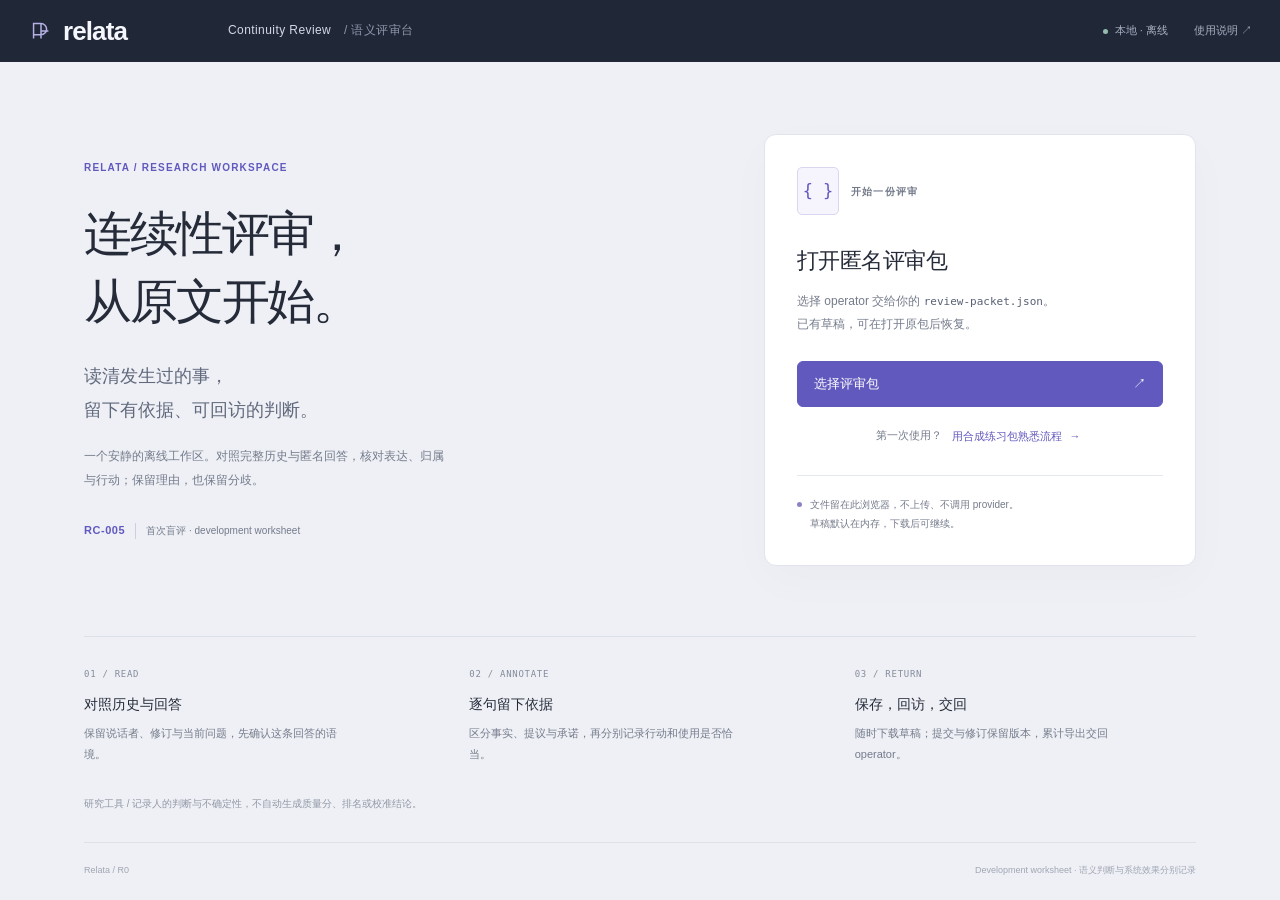
<file: case-lab/reviews/workbench/index.html>
<!doctype html>
<html lang="zh-CN">
<head>
  <meta charset="utf-8">
  <meta name="viewport" content="width=device-width, initial-scale=1">
  <meta http-equiv="Content-Security-Policy" content="default-src 'none'; script-src 'unsafe-inline'; style-src 'unsafe-inline'; connect-src 'none'; img-src data:; base-uri 'none'; form-action 'none'">
  <title>Relata · Continuity Review</title>
  <style>:root {
  color-scheme: light;
  --ink: #252b39;
  --muted: #747b8b;
  --line: #e4e7ee;
  --canvas: #eef0f5;
  --panel: #fff;
  --nav: #202737;
  --accent: #6159be;
  --accent-soft: #eeedf9;
  --error: #a43d46;
  --font: -apple-system, BlinkMacSystemFont, "Segoe UI", "PingFang SC", "Hiragino Sans GB", "Microsoft YaHei", sans-serif;
}
* {
  box-sizing: border-box;
}
[hidden] {
  display: none !important;
}
body {
  margin: 0;
  color: var(--ink);
  background: var(--canvas);
  font: 14px/1.6 var(--font);
  -webkit-font-smoothing: antialiased;
}
a {
  color: inherit;
  text-underline-offset: 4px;
}
button, input, textarea, select {
  font: inherit;
}
button, .file-button {
  display: inline-flex;
  align-items: center;
  justify-content: center;
  gap: 8px;
  min-height: 36px;
  padding: 7px 13px;
  border: 1px solid #d7dbe5;
  border-radius: 6px;
  background: var(--panel);
  color: var(--ink);
  font-size: 12px;
  font-weight: 500;
  line-height: 1.5;
  cursor: pointer;
  text-decoration: none;
  transition: background .15s, border-color .15s, color .15s;
}
button:hover, .file-button:hover {
  background: #f5f5fa;
  border-color: #afb2c5;
}
button:disabled {
  cursor: default;
  opacity: .36;
}
button.primary, .file-button.primary {
  background: var(--accent);
  border-color: var(--accent);
  color: #fff;
}
button.primary:hover, .file-button.primary:hover {
  background: #514ba5;
  border-color: #514ba5;
}
button.text-button {
  min-height: 32px;
  padding: 5px 3px;
  border-color: transparent;
  background: transparent;
  color: var(--muted);
}
button.text-button:hover {
  color: var(--accent);
}
input:not([type="checkbox"]):not([type="file"]), textarea, select {
  display: block;
  width: 100%;
  min-width: 0;
  border: 1px solid #dce0e8;
  border-radius: 5px;
  background: #fff;
  color: var(--ink);
  padding: 9px 11px;
  line-height: 1.5;
}
textarea {
  min-height: 74px;
  resize: vertical;
}
input::placeholder, textarea::placeholder {
  color: #979ca9;
}
input[type="checkbox"] {
  accent-color: var(--accent);
  width: 15px;
  height: 15px;
  flex: 0 0 auto;
}
:focus-visible {
  outline: 2px solid #928ad6;
  outline-offset: 2px;
}
input:focus-visible, select:focus-visible, textarea:focus-visible {
  outline: none;
  border-color: #8c84cb;
  box-shadow: 0 0 0 2px #eeedf9;
}
.file-button {
  position: relative;
  overflow: hidden;
}
.file-button input {
  position: absolute;
  inset: 0;
  width: 100%;
  height: 100%;
  opacity: 0;
  cursor: pointer;
}
.file-button:focus-within {
  outline: 2px solid #928ad6;
  outline-offset: 2px;
}
.skip {
  position: fixed;
  left: 20px;
  top: -80px;
  z-index: 100;
  padding: 8px 14px;
  color: #fff;
  background: var(--nav);
}
.skip:focus {
  top: 8px;
}
.sr-only {
  position: absolute;
  width: 1px;
  height: 1px;
  padding: 0;
  margin: -1px;
  overflow: hidden;
  clip: rect(0,0,0,0);
  white-space: nowrap;
  border: 0;
}
h1, h2, h3, p {
  margin: 0;
}
.eyebrow {
  font-size: 10px;
  font-weight: 600;
  letter-spacing: .12em;
  line-height: 1.5;
  color: var(--muted);
}
.masthead {
  display: flex;
  align-items: center;
  height: 62px;
  padding: 0 28px;
  gap: 30px;
  background: var(--nav);
  color: #f6f7fc;
}
.brand {
  display: inline-flex;
  align-items: center;
  gap: 9px;
  min-width: 170px;
  text-decoration: none;
}
.brand svg {
  width: 26px;
  height: 26px;
  fill: none;
  stroke: #b6b0e5;
  stroke-width: 1.6;
}
.brand > span {
  font-size: 26px;
  font-weight: 550;
  letter-spacing: -.9px;
  line-height: 1;
}
.product-name {
  font-size: 12px;
  font-weight: 500;
  letter-spacing: .035em;
  color: #d5d8e5;
}
.product-name > span {
  margin-left: 9px;
  color: #8f97ab;
}
.masthead-right {
  display: flex;
  align-items: center;
  gap: 26px;
  margin-left: auto;
  font-size: 11px;
  color: #a9b0c2;
}
.masthead-right a {
  text-decoration: none;
}
.offline-mark {
  display: flex;
  align-items: center;
  gap: 7px;
}
.offline-mark::before, .privacy-dot {
  content: '';
  display: inline-block;
  width: 5px;
  height: 5px;
  border-radius: 50%;
  background: #94bcad;
}
.message {
  position: fixed;
  z-index: 20;
  bottom: 22px;
  left: max(244px,calc((100vw - 950px)/2));
  max-width: min(540px,calc(100vw - 32px));
  padding: 12px 17px;
  border: 1px solid #dcd9ee;
  border-left: 3px solid var(--accent);
  border-radius: 7px;
  background: #fff;
  box-shadow: 0 8px 30px #2027371a;
  color: #4e4c6e;
  font-size: 12px;
}
.message.error {
  border-left-color: var(--error);
  color: var(--error);
}
.landing {
  max-width: 1192px;
  margin: 0 auto;
  padding: 72px 40px 30px;
}
.landing-main {
  display: grid;
  grid-template-columns: 1fr 432px;
  gap: 100px;
  align-items: center;
}
.landing-copy > .eyebrow {
  color: var(--accent);
  margin-bottom: 25px;
}
.landing h1 {
  font-size: clamp(36px,4vw,48px);
  font-weight: 550;
  line-height: 1.42;
  letter-spacing: -.045em;
}
.lede {
  margin-top: 23px;
  color: #61697d;
  font-size: 18px;
  line-height: 1.9;
}
.landing-description {
  max-width: 370px;
  margin-top: 18px;
  font-size: 12px;
  line-height: 1.95;
  color: var(--muted);
}
.study-label {
  display: inline-flex;
  align-items: center;
  gap: 10px;
  margin-top: 30px;
  font-size: 11px;
  font-weight: 600;
  letter-spacing: .05em;
  color: var(--accent);
}
.study-label > span {
  border-left: 1px solid #cbd0de;
  padding-left: 10px;
  font-size: 10px;
  font-weight: 400;
  letter-spacing: 0;
  color: var(--muted);
}
.intake-panel {
  background: #fff;
  padding: 32px;
  border: 1px solid #e1e4ee;
  border-radius: 12px;
  box-shadow: 0 14px 48px #20273706;
}
.intake-head {
  display: flex;
  align-items: center;
  gap: 12px;
  margin-bottom: 28px;
}
.file-symbol {
  display: grid;
  place-items: center;
  width: 42px;
  height: 48px;
  border: 1px solid #dad6ee;
  border-radius: 5px;
  color: var(--accent);
  background: #f6f5fd;
  font: 17px ui-monospace, monospace;
}
.intake-panel h2 {
  font-size: 22px;
  font-weight: 550;
  letter-spacing: -.025em;
}
.intake-panel > p {
  margin-top: 12px;
  font-size: 12px;
  line-height: 1.9;
  color: var(--muted);
}
.intake-panel code {
  font-size: 11px;
  color: #596075;
}
.intake-open {
  width: 100%;
  justify-content: space-between;
  margin-top: 25px;
  min-height: 46px;
  padding: 10px 16px;
  font-size: 13px;
}
.practice-entry {
  display: flex;
  justify-content: center;
  align-items: center;
  flex-wrap: wrap;
  gap: 6px;
  margin-top: 13px;
  font-size: 11px;
  color: var(--muted);
}
.practice-entry .text-button {
  color: var(--accent);
  font-size: 11px;
}
.intake-panel > .privacy-note {
  position: relative;
  border-top: 1px solid var(--line);
  padding: 19px 0 0 13px;
  margin-top: 23px;
  font-size: 10px;
  line-height: 1.9;
}
.privacy-dot {
  position: absolute;
  top: 26px;
  left: 0;
  background: #8b83c6;
}
.orientation {
  display: grid;
  grid-template-columns: repeat(3,1fr);
  gap: 44px;
  margin-top: 70px;
  border-top: 1px solid #dce0e9;
  padding-top: 24px;
}
.orientation > div > span {
  font: 9px ui-monospace, monospace;
  letter-spacing: .08em;
  color: #858b9c;
}
.orientation h2 {
  margin-top: 10px;
  font-size: 14px;
  font-weight: 550;
}
.orientation p {
  max-width: 265px;
  margin-top: 7px;
  font-size: 11px;
  line-height: 1.9;
  color: var(--muted);
}
.landing-limit {
  margin-top: 32px;
  color: #9197a5;
  font-size: 10px;
}
.session-bar {
  display: flex;
  justify-content: space-between;
  align-items: center;
  gap: 20px;
  height: 62px;
  padding: 0 26px;
  border-bottom: 1px solid var(--line);
  background: #fff;
}
.session-heading {
  min-width: 0;
  display: flex;
  align-items: center;
  gap: 18px;
}
.session-heading .eyebrow {
  font-size: 12px;
  color: var(--ink);
  letter-spacing: .03em;
  white-space: nowrap;
}
#packet-kind {
  color: var(--muted);
  font-size: 10px;
}
.session-actions {
  display: flex;
  align-items: center;
  gap: 10px;
  flex-shrink: 0;
}
#save-indicator {
  max-width: 190px;
  overflow: hidden;
  text-overflow: ellipsis;
  white-space: nowrap;
  font-size: 10px;
  color: #858b9b;
  margin-right: 8px;
}
#workspace-options > span {
  font-size: 14px;
  color: #8e91a4;
}
.review-layout {
  display: grid;
  grid-template-columns: 222px minmax(0,1fr);
}
.queue-panel {
  display: flex;
  flex-direction: column;
  height: calc(100svh - 124px);
  min-height: 500px;
  padding: 24px 16px 16px;
  background: var(--nav);
  color: #c1c7d8;
}
.queue-title {
  display: flex;
  justify-content: space-between;
  align-items: center;
  padding: 0 8px;
}
.queue-title h2 {
  color: #f2f3f9;
  font-size: 13px;
  font-weight: 500;
}
.queue-total {
  font-size: 9px;
  color: #7e899f;
}
.queue-progress {
  display: flex;
  align-items: baseline;
  gap: 10px;
  margin: 16px 8px 8px;
}
.queue-progress strong {
  color: #f4f4fa;
  font-size: 23px;
  font-weight: 450;
  font-variant-numeric: tabular-nums;
  letter-spacing: -.03em;
}
.queue-progress > span {
  font-size: 9px;
  color: #8490a7;
}
.progress-track {
  height: 2px;
  background: #394155;
  margin: 0 8px 10px;
}
#progress-fill {
  display: block;
  height: 100%;
  background: #a29ae0;
  width: 0;
}
#progress-detail {
  margin: 0 8px;
  font-size: 10px;
  color: #939db2;
  line-height: 1.9;
}
.queue-tools {
  display: grid;
  gap: 7px;
  margin: 18px 5px 12px;
}
.queue-tools input, .queue-tools select {
  border-color: #3a4255 !important;
  background: #293244 !important;
  color: #cdd2e0 !important;
  font-size: 11px;
  min-height: 34px;
  padding: 7px 9px !important;
}
.queue-tools input::placeholder {
  color: #8a95ab !important;
}
#queue {
  flex: 1;
  min-height: 100px;
  overflow-y: auto;
  overscroll-behavior: contain;
  scrollbar-width: thin;
  scrollbar-color: #50586b transparent;
}
.queue-item {
  display: flex;
  width: 100%;
  align-items: flex-start;
  gap: 9px;
  text-align: left;
  padding: 12px 9px;
  margin-bottom: 3px;
  color: #9da6bb;
  background: transparent;
  border: 1px solid transparent;
  border-radius: 6px;
  font-weight: 400;
}
.queue-item:hover {
  background: #2a3347;
  border-color: transparent;
}
.queue-item[aria-current="true"] {
  background: #393a57;
  border-color: #595575;
  color: #e4e0fc;
}
.queue-number {
  font: 10px ui-monospace, monospace;
  padding-top: 3px;
  color: #8691a7;
}
.queue-item[aria-current="true"] .queue-number {
  color: #b9b0ed;
}
.queue-item > span:last-child {
  flex: 1;
  min-width: 0;
}
.queue-preview {
  display: -webkit-box;
  -webkit-line-clamp: 2;
  -webkit-box-orient: vertical;
  overflow: hidden;
  line-height: 1.7;
  font-size: 12px;
  color: #c8cddb;
}
.queue-item[aria-current="true"] .queue-preview {
  color: #f1edff;
}
.queue-meta {
  display: flex;
  justify-content: space-between;
  align-items: center;
  gap: 6px;
  margin-top: 5px;
}
.queue-state {
  font-size: 9px;
  color: #929eb5;
}
.queue-item[data-status="submitted"] .queue-state {
  color: #a3c4b6;
}
.queue-item[data-status="technical"] .queue-state {
  color: #bd9c99;
}
.queue-item[data-status="draft"] .queue-state {
  color: #c1b2e6;
}
#queue-empty {
  padding: 20px 9px;
  color: #9fa8ba;
  font-size: 12px;
}
.queue-footnote {
  margin: 16px 8px 0;
  padding-top: 14px;
  border-top: 1px solid #394155;
  color: #7e899e;
  font-size: 9px;
  line-height: 2;
}
kbd {
  font: 9px var(--font);
}
.reading-area {
  min-width: 0;
}
.position-bar {
  display: flex;
  align-items: center;
  justify-content: space-between;
  gap: 20px;
  height: 82px;
  padding: 0 28px;
}
.position-bar .eyebrow {
  font-size: 9px;
  color: #85889c;
}
.position-bar h2 {
  font-size: 19px;
  font-weight: 550;
  letter-spacing: -.025em;
  margin-top: 4px;
}
.position-bar h2 span {
  font: 10px ui-monospace, monospace;
  color: #9398a8;
  margin-left: 12px;
  letter-spacing: 0;
}
.position-actions {
  display: flex;
  align-items: center;
  gap: 6px;
}
.position-actions > button:not(.text-button) {
  width: 32px;
  min-height: 32px;
  padding: 5px;
  border-color: #daddE7;
  background: transparent;
}
.position-actions .text-button {
  margin-left: 10px;
  font-size: 11px;
}
.review-columns {
  display: grid;
  grid-template-columns: minmax(0,1.15fr) minmax(360px,1fr);
  gap: 18px;
  padding: 0 24px 22px;
  height: calc(100svh - 206px);
  min-height: 418px;
}
.source-panel, .judgment-panel {
  min-width: 0;
  background: var(--panel);
  border: 1px solid var(--line);
  border-radius: 9px;
}
.source-panel {
  overflow-y: auto;
  overscroll-behavior: contain;
  scrollbar-width: thin;
  scrollbar-color: #d3d5e0 transparent;
}
.panel-heading {
  display: flex;
  align-items: center;
  justify-content: space-between;
  gap: 12px;
}
.panel-heading h3 {
  font-size: 13px;
  font-weight: 550;
}
.source-heading, .judgment-heading {
  min-height: 56px;
  padding: 15px 23px;
  border-bottom: 1px solid var(--line);
}
.source-heading {
  position: sticky;
  z-index: 2;
  top: 0;
  background: #fff;
  border-radius: 9px 9px 0 0;
}
.state-label {
  font-size: 11px;
  color: #7c8194;
}
.source-body {
  padding: 0 24px 30px;
}
summary {
  cursor: pointer;
  font-size: 11px;
  color: #6e7487;
  line-height: 1.7;
}
summary::marker {
  color: #9b9caf;
  font-size: 9px;
}
details > summary {
  list-style-position: outside;
  margin-left: 10px;
}
.source-context {
  padding: 17px 0;
  border-bottom: 1px solid var(--line);
}
.boundary {
  color: #7f8395;
  font-size: 10px;
  line-height: 1.9;
  white-space: pre-wrap;
  overflow-wrap: anywhere;
}
.source-context .boundary {
  margin: 12px 0 0;
}
.current-turn {
  padding: 25px 0;
}
.current-turn .eyebrow {
  margin-bottom: 10px;
  color: #7c778e;
  letter-spacing: .04em;
}
.current-turn .eyebrow span {
  color: #b2afc0;
  font-size: 8px;
  letter-spacing: .08em;
  margin-left: 5px;
}
#current {
  font-size: 14px;
  line-height: 1.95;
  white-space: pre-wrap;
  overflow-wrap: anywhere;
  color: #5d6375;
}
.exact-response {
  padding: 21px 22px 24px;
  margin: 0 -3px 28px;
  background: #f5f4fb;
  border-left: 2px solid #a8a0d7;
  border-radius: 0 6px 6px 0;
}
.exact-response h3 {
  color: #625a89;
  font-size: 10px;
  letter-spacing: .04em;
}
.exact-response .text-button {
  min-height: 20px;
  padding: 0;
  font-size: 10px;
  color: #9088ac;
}
#response {
  font-size: 16px;
  line-height: 2;
  margin-top: 14px;
  white-space: pre-wrap;
  overflow-wrap: anywhere;
  color: #333347;
}
.empty-response {
  font-size: 12px;
  color: #89809f;
}
#response code {
  font-size: 11px;
}
#history-disclosure > summary {
  display: list-item;
  color: #535b71;
  font-size: 12px;
  font-weight: 550;
  padding-bottom: 18px;
  border-bottom: 1px solid var(--line);
}
#history-disclosure > summary span {
  font-size: 8px;
  letter-spacing: .07em;
  font-weight: 400;
  color: #a4a7b5;
  margin-left: 8px;
}
.history-event {
  padding: 20px 0;
  border-bottom: 1px solid #eef0f5;
  scroll-margin-top: 72px;
}
.event-head {
  display: flex;
  align-items: baseline;
  gap: 9px;
  color: #777e90;
  font-size: 11px;
  line-height: 1.7;
}
.event-head > span:last-child {
  min-width: 0;
  overflow-wrap: anywhere;
}
.event-id {
  color: #80709d;
  font: 10px ui-monospace, monospace;
  white-space: nowrap;
}
.history-event p {
  margin-top: 7px;
  padding-left: 23px;
  white-space: pre-wrap;
  overflow-wrap: anywhere;
  font-size: 15px;
  line-height: 1.95;
  color: #545b6e;
}
.judgment-panel {
  display: flex;
  flex-direction: column;
  overflow: hidden;
}
.judgment-heading {
  flex-shrink: 0;
}
#judgment-state[data-status="submitted"] {
  color: #548570;
}
#judgment-state[data-status="draft"] {
  color: #8a6eac;
}
.review-steps {
  display: flex;
  justify-content: space-between;
  padding: 0 20px;
  border-bottom: 1px solid var(--line);
  flex-shrink: 0;
}
.review-steps button {
  border: 0;
  border-bottom: 2px solid transparent;
  border-radius: 0;
  background: transparent;
  font-size: 11px;
  padding: 14px 3px 12px;
  color: #8b8e9f;
  white-space: nowrap;
}
.review-steps button span {
  font-size: 9px;
  color: #a1a2b2;
  margin-right: 4px;
}
.review-steps button[aria-pressed="true"] {
  border-color: var(--accent);
  color: var(--accent);
}
.review-steps button[aria-pressed="true"] span {
  color: #9a90cf;
}
.judgment-scroll {
  scroll-padding-top: 72px;
  flex: 1;
  min-height: 100px;
  overflow-y: auto;
  overscroll-behavior: contain;
  padding: 24px;
  scrollbar-width: thin;
  scrollbar-color: #d3d5e0 transparent;
}
.form-section {
  border: 0;
  min-width: 0;
  padding: 0;
  margin: 0;
}
.form-section legend {
  display: block;
  width: 100%;
  padding: 0;
  margin-bottom: 10px;
  font-size: 14px;
  font-weight: 550;
  letter-spacing: -.02em;
}
.form-section > .field-help {
  margin-bottom: 20px;
}
.field {
  display: block;
  margin-bottom: 21px;
  min-width: 0;
}
.field-label {
  display: block;
  margin-bottom: 7px;
  color: #555b70;
  font-size: 12px;
  font-weight: 550;
}
.field-help {
  display: block;
  margin-top: 6px;
  color: #797e91;
  font-size: 11px;
  line-height: 1.8;
  font-weight: 400;
}
.field select, .field textarea {
  font-size: 13px;
}
.field textarea:disabled, .field select:disabled {
  color: #5c6274;
  background: #fafbfc;
  opacity: 1;
}
.claim {
  border-top: 1px solid var(--line);
  padding-top: 17px;
  margin-top: 20px;
}
.claim:first-of-type {
  margin-top: 0;
}
.claim-heading {
  display: flex;
  align-items: center;
  justify-content: space-between;
  margin-bottom: 14px;
}
.claim-heading strong {
  font-size: 10px;
  color: #80749f;
  font-weight: 550;
}
.claim-heading button {
  font-size: 10px;
  min-height: 24px;
  border: 0;
  padding: 2px;
  background: transparent;
  color: #9b96a8;
}
.claim .field {
  margin-bottom: 16px;
}
.claim textarea[data-field="quote"] {
  min-height: 90px;
  background: #fbfaff;
  color: #514a71;
  border-color: #e0dced;
}
.claim textarea[data-field="attribution"] {
  min-height: 55px;
}
.claim-pair {
  display: grid;
  grid-template-columns: 1fr 1fr;
  gap: 12px;
}
.claim .field-help {
  font-size: 10px;
}
.evidence-checks {
  display: flex;
  flex-wrap: wrap;
  gap: 6px;
  margin: 10px 0 16px;
}
.evidence-checks label {
  display: flex;
  align-items: center;
  gap: 5px;
  border: 1px solid #e3e1ed;
  border-radius: 4px;
  padding: 4px 6px;
  font: 10px ui-monospace, monospace;
  color: #817897;
  cursor: pointer;
}
.evidence-checks input {
  width: 12px;
  height: 12px;
  margin: 0;
}
.evidence-checks label:has(input:checked) {
  background: #f0edf8;
  border-color: #b9afd5;
  color: #63547f;
}
.add-claim {
  width: 100%;
  min-height: 42px;
  border-style: dashed;
  color: var(--accent);
  border-color: #c9c3df;
  background: #fcfbff;
  font-size: 12px;
}
.claim-empty {
  padding: 24px 14px;
  margin: 22px 0 16px;
  background: #fafaff;
  border: 1px solid #eeedf5;
  border-radius: 6px;
  text-align: center;
}
.claim-empty > span {
  display: block;
  font-size: 23px;
  line-height: 1;
  color: #b3a9d2;
  font-family: Georgia, serif;
}
.claim-empty h4 {
  font-size: 12px;
  font-weight: 500;
  color: #74708b;
  margin: 12px 0 6px;
}
.claim-empty p {
  max-width: 250px;
  margin: 0 auto;
  font-size: 10px;
  color: #9893aa;
  line-height: 1.9;
}
.section-intro {
  margin-bottom: 23px;
}
.judgment-actions {
  display: flex;
  justify-content: space-between;
  flex-wrap: wrap;
  gap: 7px;
  border-top: 1px solid var(--line);
  padding: 14px 20px;
  background: #fff;
  flex-shrink: 0;
}
.action-main, .action-secondary {
  display: flex;
  align-items: center;
  gap: 8px;
}
.judgment-actions .primary {
  font-size: 11px;
}
.judgment-actions .text-button {
  font-size: 10px;
}
.technical-note, .skip-panel, .form-error {
  padding: 15px;
  border: 1px solid #e9dfd2;
  border-radius: 6px;
  color: #947b55;
  font-size: 12px;
  background: #fcf9f5;
  margin-bottom: 20px;
}
.skip-panel .field {
  margin-bottom: 12px;
}
.skip-panel > div {
  display: flex;
  gap: 12px;
}
.form-error {
  position: sticky;
  top: -24px;
  z-index: 3;
  color: var(--error);
  background: #fff7f7;
  border-color: #ead2d5;
  font-size: 11px;
}
.review-history {
  margin-top: 24px;
}
.review-history:empty {
  display: none;
}
.review-history details {
  border-top: 1px solid var(--line);
  padding: 14px 0;
}
.review-history summary {
  font-size: 10px;
  color: #89829a;
}
.review-history details > div {
  margin-top: 12px;
  font-size: 11px;
  line-height: 1.9;
  color: #7c7c8f;
  overflow-wrap: anywhere;
}
.review-history p {
  margin-top: 8px;
  white-space: pre-wrap;
}
.worksheet-note {
  margin-top: 24px;
  padding-top: 16px;
  border-top: 1px solid var(--line);
}
.worksheet-note summary {
  color: #9d9eac;
  font-size: 10px;
}
.worksheet-note .boundary {
  margin-top: 10px;
}
.form-footnote {
  font-size: 10px;
  color: #9294a3;
  line-height: 1.9;
  margin-top: 10px;
}
.mobile-tabs {
  display: none;
}
.page-footer {
  display: flex;
  justify-content: space-between;
  max-width: 1112px;
  margin: 0 auto;
  padding: 20px 0;
  color: #a0a6b4;
  font-size: 9px;
  border-top: 1px solid #dce0e9;
}
body:has(#workspace:not([hidden])) > .page-footer {
  display: none;
}
dialog {
  width: 490px;
  max-width: calc(100vw - 32px);
  max-height: calc(100svh - 40px);
  padding: 0;
  border: 1px solid #dce0e9;
  border-radius: 12px;
  box-shadow: 0 24px 90px #10162840;
  color: var(--ink);
}
dialog::backdrop {
  background: #1c223856;
  backdrop-filter: blur(3px);
}
.settings-header {
  display: flex;
  justify-content: space-between;
  align-items: center;
  padding: 24px 28px 20px;
  border-bottom: 1px solid var(--line);
}
.settings-header h2 {
  font-size: 21px;
  font-weight: 550;
  margin-top: 4px;
}
.settings-header .eyebrow {
  font-size: 8px;
  color: #9992b5;
}
#close-settings {
  border: 0;
  padding: 0;
  min-height: 32px;
  width: 32px;
  color: #a4a4b3;
  font-size: 25px;
  font-weight: 300;
}
.settings-body {
  padding: 25px 28px;
}
.settings-section {
  margin-top: 25px;
  border-top: 1px solid var(--line);
  padding-top: 22px;
}
.settings-section h3 {
  font-size: 12px;
  font-weight: 550;
}
.settings-section p {
  font-size: 11px;
  color: var(--muted);
  margin-top: 5px;
}
.settings-actions {
  display: flex;
  gap: 9px;
  margin-top: 16px;
}
.remember-control {
  display: flex;
  align-items: flex-start;
  gap: 8px;
  font-size: 12px;
  margin-top: 23px;
}
.remember-control input {
  margin: 3px 0 0;
}
.remember-control small {
  display: block;
  margin-top: 5px;
  color: #9998a7;
  font-size: 10px;
  line-height: 1.9;
}
#save-state {
  padding: 10px 0 0 23px;
  font-size: 10px;
  color: #9a94ac;
}
#forget {
  margin-left: 23px;
  font-size: 10px;
}
.change-section {
  display: flex;
  align-items: center;
  justify-content: space-between;
  gap: 15px;
}
.change-section button {
  font-size: 11px;
}
#settings-feedback {
  background: #f3f1fa;
  padding: 10px;
  margin-top: 16px;
  font-size: 11px;
  color: #70628d;
}
.settings-footer {
  display: flex;
  justify-content: space-between;
  align-items: center;
  padding: 16px 28px;
  border-top: 1px solid var(--line);
  background: #fafafe;
}
.settings-footer > span {
  font-size: 10px;
  color: #aaa7b8;
}
@media (min-width: 1600px) {
  .review-columns {
    grid-template-columns: minmax(0,1.35fr) minmax(390px,.9fr);
    padding-right: 32px;
    gap: 24px;
  }
  .source-body {
    padding-right: 40px;
    padding-left: 40px;
  }
  .judgment-scroll {
    padding: 28px;
  }
}
@media (max-width: 1150px) and (min-width: 901px) {
  .review-layout {
    grid-template-columns: 182px minmax(0,1fr);
  }
  .queue-panel {
    padding-left: 10px;
    padding-right: 10px;
  }
  .queue-progress {
    gap: 5px;
  }
  .queue-progress > span {
    font-size: 8px;
  }
  .review-columns {
    gap: 12px;
    padding: 0 16px 16px;
    grid-template-columns: minmax(0,1fr) minmax(320px,1fr);
  }
  .position-bar {
    padding: 0 20px;
  }
  .source-body, .judgment-scroll {
    padding-left: 18px;
    padding-right: 18px;
  }
  .source-heading, .judgment-heading {
    padding-left: 18px;
    padding-right: 18px;
  }
  .review-steps {
    padding: 0 12px;
  }
  .review-steps button {
    font-size: 10px;
  }
  .review-steps button span {
    display: none;
  }
  .session-heading > .eyebrow {
    display: none;
  }
  #save-indicator {
    display: none;
  }
  .brand {
    min-width: 130px;
  }
  .landing-main {
    gap: 45px;
    grid-template-columns: 1fr 390px;
  }
}
@media (max-width: 900px) {
  body {
    font-size: 13px;
  }
  .masthead {
    height: 56px;
    padding: 0 19px;
    gap: 20px;
  }
  .brand {
    min-width: 0;
    gap: 7px;
  }
  .brand > span {
    font-size: 23px;
  }
  .brand svg {
    width: 22px;
    height: 22px;
  }
  .product-name {
    display: none;
  }
  .masthead-right {
    gap: 17px;
    font-size: 10px;
  }
  .landing {
    padding: 42px 23px 24px;
  }
  .landing-main {
    display: block;
  }
  .landing-copy > .eyebrow {
    font-size: 9px;
    margin-bottom: 19px;
  }
  .landing h1 {
    font-size: 35px;
  }
  .lede {
    font-size: 16px;
    margin-top: 18px;
  }
  .lede br {
    display: none;
  }
  .landing-description {
    margin-top: 13px;
    font-size: 11px;
  }
  .study-label {
    margin-top: 20px;
    font-size: 10px;
    gap: 7px;
  }
  .study-label > span {
    font-size: 8px;
    padding-left: 7px;
  }
  .intake-panel {
    padding: 24px;
    margin-top: 33px;
    border-radius: 9px;
  }
  .intake-head {
    margin-bottom: 20px;
  }
  .intake-panel h2 {
    font-size: 20px;
  }
  .intake-panel > p {
    font-size: 11px;
  }
  .intake-panel > p br {
    display: none;
  }
  .orientation {
    grid-template-columns: 1fr;
    margin-top: 35px;
    gap: 24px;
    padding-top: 24px;
  }
  .orientation > div {
    display: grid;
    grid-template-columns: 74px 1fr;
    column-gap: 14px;
  }
  .orientation > div > span {
    grid-row: 1 / 3;
    margin-top: 3px;
    font-size: 8px;
  }
  .orientation h2 {
    margin-top: 0;
    font-size: 12px;
  }
  .orientation p {
    font-size: 10px;
  }
  .landing-limit {
    font-size: 9px;
    line-height: 1.9;
  }
  .page-footer {
    margin: 0 23px;
    padding: 18px 0;
    gap: 20px;
    font-size: 8px;
  }
  .page-footer > span:last-child {
    text-align: right;
    max-width: 190px;
  }
  .session-bar {
    height: auto;
    min-height: 89px;
    padding: 12px 17px;
    flex-wrap: wrap;
    gap: 9px;
  }
  .session-heading {
    width: 100%;
    gap: 10px;
  }
  .session-heading .eyebrow {
    font-size: 10px;
  }
  #packet-kind {
    font-size: 9px;
  }
  .session-actions {
    width: 100%;
    justify-content: flex-end;
    gap: 8px;
  }
  .session-actions button {
    min-height: 32px;
    font-size: 10px;
    padding: 6px 9px;
  }
  #save-indicator {
    margin-right: auto;
    font-size: 9px;
  }
  #workspace-options > span {
    display: none;
  }
  .review-layout {
    display: block;
  }
  .queue-panel {
    height: auto;
    min-height: 0;
    display: grid;
    grid-template-columns: 1fr auto;
    gap: 0;
    padding: 15px 17px 12px;
  }
  .queue-title {
    padding: 0;
    gap: 8px;
    justify-content: flex-start;
  }
  .queue-title h2 {
    font-size: 11px;
  }
  .queue-total {
    display: none;
  }
  .queue-progress {
    margin: 0;
    justify-content: flex-end;
    gap: 6px;
  }
  .queue-progress strong {
    font-size: 15px;
  }
  .queue-progress > span {
    font-size: 8px;
  }
  .progress-track {
    display: none;
  }
  #progress-detail {
    grid-column: 1 / -1;
    margin: 3px 0 0;
    font-size: 8px;
  }
  .queue-tools {
    grid-column: 1 / -1;
    grid-template-columns: 1fr 118px;
    margin: 11px 0 10px;
    gap: 8px;
  }
  .queue-tools input, .queue-tools select {
    font-size: 10px;
    min-height: 32px;
  }
  #queue {
    grid-column: 1 / -1;
    display: flex;
    gap: 6px;
    overflow-x: auto;
    overflow-y: hidden;
    min-height: 0;
    max-width: calc(100vw - 34px);
    padding-bottom: 3px;
  }
  .queue-item {
    width: 90px;
    min-width: 90px;
    gap: 6px;
    padding: 8px;
    margin-bottom: 0;
    align-items: center;
  }
  .queue-number {
    display: block;
    padding: 0;
    font-size: 10px;
  }
  .queue-preview {
    display: none;
  }
  .queue-meta {
    margin: 0;
  }
  .queue-state {
    font-size: 8px;
    white-space: nowrap;
  }
  .queue-footnote {
    display: none;
  }
  #queue-empty {
    grid-column: 1 / -1;
    font-size: 10px;
    padding: 8px 0;
  }
  .position-bar {
    height: 76px;
    padding: 0 18px;
    gap: 6px;
  }
  .position-bar h2 {
    font-size: 17px;
  }
  .position-bar h2 span {
    font-size: 9px;
    margin-left: 8px;
  }
  .position-bar .eyebrow {
    font-size: 8px;
  }
  .position-actions > button:not(.text-button) {
    display: none;
  }
  .position-actions .text-button {
    font-size: 10px;
    margin: 0;
  }
  .mobile-tabs {
    position: sticky;
    top: 0;
    z-index: 6;
    display: grid;
    grid-template-columns: 1fr 1fr 34px 34px;
    padding: 0 18px;
    align-items: center;
    background: #eef0f5;
    border-bottom: 1px solid #dce0e9;
  }
  #mobile-item {
    grid-column: 1 / -1;
    font: 9px var(--font);
    color: #9094a5;
    padding: 10px 0 3px;
  }
  .mobile-tabs button {
    border: 0;
    border-bottom: 2px solid transparent;
    border-radius: 0;
    background: transparent;
    min-height: 40px;
    font-size: 12px;
    color: #9092a5;
  }
  .mobile-tabs button[aria-pressed="true"] {
    color: var(--accent);
    border-bottom-color: var(--accent);
  }
  .review-columns {
    display: block;
    padding: 14px 12px 24px;
    height: auto;
    min-height: 0;
  }
  .source-panel {
    overflow: visible;
    max-width: 720px;
    margin: 0 auto;
  }
  .source-heading {
    position: static;
  }
  .source-heading, .judgment-heading {
    min-height: 52px;
    padding: 14px 18px;
  }
  .source-body {
    padding: 0 18px 24px;
  }
  .current-turn {
    padding: 22px 0;
  }
  #current {
    font-size: 13px;
  }
  .exact-response {
    padding: 17px 15px 20px;
    margin-bottom: 24px;
  }
  #response {
    font-size: 14px;
  }
  #history-disclosure > summary span {
    font-size: 7px;
    margin-left: 5px;
  }
  .event-head {
    font-size: 10px;
    flex-wrap: wrap;
    gap: 7px;
  }
  .history-event p {
    font-size: 13px;
    padding-left: 21px;
  }
  .judgment-panel {
    overflow: visible;
    max-width: 720px;
    margin: 0 auto;
  }
  .judgment-scroll {
    overflow: visible;
    padding: 21px 18px;
  }
  .review-steps {
    padding: 0 15px;
  }
  .review-steps button {
    font-size: 10px;
  }
  .review-steps button span {
    font-size: 8px;
    margin-right: 2px;
  }
  .judgment-actions {
    position: sticky;
    bottom: 0;
    z-index: 4;
    padding: 12px 15px max(12px,env(safe-area-inset-bottom));
    border-radius: 0 0 9px 9px;
    box-shadow: 0 -5px 14px #20273705;
  }
  .reading-area[data-mobile-panel="source"] .judgment-panel, .reading-area[data-mobile-panel="form"] .source-panel {
    display: none;
  }
  .message {
    left: 16px;
    bottom: 82px;
    max-width: calc(100vw - 32px);
    font-size: 11px;
    padding: 10px 13px;
  }
  dialog {
    max-height: calc(100svh - 24px);
  }
  .settings-header {
    padding: 20px;
  }
  .settings-body {
    padding: 20px;
  }
  .settings-footer {
    padding: 15px 20px;
  }
  .change-section p {
    font-size: 10px;
  }
}
@media (max-width: 350px) {
  .masthead {
    padding: 0 15px;
  }
  .masthead-right {
    gap: 12px;
    font-size: 9px;
  }
  .landing {
    padding-left: 19px;
    padding-right: 19px;
  }
  .intake-panel {
    padding: 20px;
  }
  .landing h1 {
    font-size: 31px;
  }
  .session-bar {
    padding-left: 13px;
    padding-right: 13px;
  }
  #packet-kind {
    font-size: 8px;
  }
  .queue-panel {
    padding-left: 13px;
    padding-right: 13px;
  }
  .queue-tools {
    grid-template-columns: 1fr 104px;
  }
  #queue {
    max-width: calc(100vw - 26px);
  }
  .position-bar {
    padding-left: 14px;
    padding-right: 14px;
  }
  .position-actions .text-button {
    font-size: 9px;
  }
  .review-steps {
    padding: 0 10px;
  }
  .review-steps button span {
    display: none;
  }
  .judgment-scroll {
    padding: 18px 14px;
  }
  .claim-pair {
    grid-template-columns: 1fr;
    gap: 0;
  }
  .settings-footer > span {
    font-size: 9px;
  }
  .change-section {
    align-items: flex-start;
    flex-direction: column;
    gap: 10px;
  }
}
@media (prefers-reduced-motion: reduce) {
  *, *::before, *::after {
    transition: none !important;
    scroll-behavior: auto !important;
  }
}

.dismiss-message {
  position: absolute;
  right: 5px;
  top: 4px;
  min-height: 28px;
  width: 28px;
  padding: 0;
  border: 0;
  background: transparent;
  color: inherit;
  font-size: 18px;
}
.message.error {
  padding-right: 40px;
}
</style>
</head>
<body>
  <a class="skip" href="#review-main">跳到评审内容</a>
  <header class="masthead">
    <a class="brand" href="../../../systems/architecture-atlas/index.html" aria-label="Relata · 返回研究馆藏"><svg viewBox="0 0 28 28" aria-hidden="true"><path d="M6 22V6h8a6 6 0 0 1 0 12H6m8-12v16m0-8h8"/></svg><span>relata</span></a>
    <span class="product-name">Continuity Review <span>/ 语义评审台</span></span>
    <div class="masthead-right"><span class="offline-mark">本地 · 离线</span><a href="README.md">使用说明 ↗</a></div>
  </header>
  <p id="message" class="message" role="status" aria-live="polite" hidden></p>
  <main id="review-main" tabindex="-1">
    <section id="landing" class="landing">
      <div class="landing-main">
        <div class="landing-copy"><p class="eyebrow">RELATA / RESEARCH WORKSPACE</p><h1>连续性评审，<br>从原文开始。</h1><p class="lede">读清发生过的事，<br>留下有依据、可回访的判断。</p><p class="landing-description">一个安静的离线工作区。对照完整历史与匿名回答，核对表达、归属与行动；保留理由，也保留分歧。</p><span class="study-label">RC-005 <span>首次盲评 · development worksheet</span></span></div>
        <div class="intake-panel"><div class="intake-head"><span class="file-symbol" aria-hidden="true">{ }</span><span class="eyebrow">开始一份评审</span></div><h2>打开匿名评审包</h2><p>选择 operator 交给你的 <code>review-packet.json</code>。<br>已有草稿，可在打开原包后恢复。</p><label class="file-button primary intake-open">选择评审包 <span aria-hidden="true">↗</span><input id="packet-file" type="file" accept=".json,application/json"></label><div class="practice-entry"><span>第一次使用？</span><button id="practice" type="button" class="text-button">用合成练习包熟悉流程 <span aria-hidden="true">→</span></button></div><p class="privacy-note"><span class="privacy-dot" aria-hidden="true"></span>文件留在此浏览器，不上传、不调用 provider。<br>草稿默认在内存，下载后可继续。</p></div>
      </div>
      <div class="orientation"><div><span>01 / READ</span><h2>对照历史与回答</h2><p>保留说话者、修订与当前问题，先确认这条回答的语境。</p></div><div><span>02 / ANNOTATE</span><h2>逐句留下依据</h2><p>区分事实、提议与承诺，再分别记录行动和使用是否恰当。</p></div><div><span>03 / RETURN</span><h2>保存，回访，交回</h2><p>随时下载草稿；提交与修订保留版本，累计导出交回 operator。</p></div></div>
      <p class="landing-limit">研究工具 / 记录人的判断与不确定性，不自动生成质量分、排名或校准结论。</p>
    </section>
    <section id="workspace" hidden>
      <div class="session-bar"><div class="session-heading"><span class="eyebrow">评审工作区</span><span id="packet-kind"></span></div><div class="session-actions"><span id="save-indicator">内存草稿</span><button id="workspace-options" type="button">工作区与文件 <span aria-hidden="true">⋯</span></button><button id="download-reviews" class="primary" type="button">导出已提交判断</button></div></div>
      <div class="review-layout">
        <aside class="queue-panel" aria-label="回答队列">
          <div class="queue-title"><h2>回答队列</h2><span class="queue-total">本批次</span></div><div class="queue-progress"><strong id="progress"></strong><span>已评审 / 可评审</span></div><div class="progress-track" aria-hidden="true"><span id="progress-fill"></span></div><p id="progress-detail" class="muted"></p>
          <div class="queue-tools"><label class="sr-only" for="queue-search">查找回答或评审笔记</label><input id="queue-search" type="search" placeholder="查找回答、ID 或笔记"><label class="sr-only" for="queue-filter">筛选评审状态</label><select id="queue-filter"><option value="all">全部位置</option><option value="pending">尚未评审</option><option value="draft">有草稿</option><option value="submitted">已提交判断</option><option value="skipped">暂时跳过</option><option value="technical">技术失败</option></select></div>
          <nav id="queue" aria-label="选择回答"></nav><p id="queue-empty" hidden>没有匹配项。清除搜索或调整筛选。</p><p class="queue-footnote">判断保留分歧，进度不代表得分。<br><kbd>Alt</kbd> <kbd>←</kbd> <kbd>→</kbd> 切换回答</p>
        </aside>
        <div class="reading-area">
          <div class="position-bar"><div><p class="eyebrow" id="position-label"></p><h2 id="item-title"></h2></div><div class="position-actions"><button id="previous" type="button" aria-label="上一条回答">←</button><button id="next" type="button" aria-label="下一条回答">→</button><button id="next-pending" class="text-button" type="button">下一条待评审 <span aria-hidden="true">↗</span></button></div></div>
          <div class="mobile-tabs" aria-label="阅读区域"><span id="mobile-item"></span><button id="show-source" type="button" aria-pressed="true">原文材料</button><button id="show-form" type="button" aria-pressed="false">评审笔记</button><button id="mobile-next" type="button" aria-label="下一条回答">→</button><button id="mobile-settings" type="button" aria-label="工作区与文件">⋯</button></div>
          <div class="review-columns">
            <section id="source-panel" class="source-panel" aria-labelledby="source-title" tabindex="0">
              <div class="panel-heading source-heading"><h3 id="source-title">原文材料</h3><span id="response-state" class="state-label"></span></div>
              <div class="source-body"><details class="source-context"><summary>情境与原包说明</summary><p id="case-boundary" class="boundary"></p><p id="packet-instructions" class="boundary"></p></details>
              <section class="current-turn"><p class="eyebrow">当前问题 <span>/ CURRENT TURN</span></p><div id="current"></div></section>
              <section class="exact-response"><div class="panel-heading"><h3>原样回答</h3><button id="copy-response" class="text-button" type="button">复制原文</button></div><div id="response"></div></section>
              <details id="history-disclosure" open><summary>完整历史 <span>GOVERNING HISTORY</span></summary><div id="history"></div></details></div>
            </section>
            <section id="judgment-panel" class="judgment-panel" aria-labelledby="judgment-title">
              <div class="panel-heading judgment-heading"><h3 id="judgment-title">评审笔记</h3><span id="judgment-state" class="state-label"></span></div>
              <div id="review-steps" class="review-steps" aria-label="评审步骤"><button type="button" data-step="0" aria-pressed="true"><span>01</span> 字句与依据</button><button type="button" data-step="1" aria-pressed="false"><span>02</span> 行动判断</button><button type="button" data-step="2" aria-pressed="false"><span>03</span> 诊断与理由</button></div>
              <div class="judgment-scroll"><p id="technical-note" class="technical-note" hidden>此位置是技术失败，没有可供语义判断的回答。保留在全部位置的分母中。</p><p id="form-error" class="form-error" role="alert" tabindex="-1" hidden></p><form id="judgment-form" novalidate></form><div id="skip-panel" class="skip-panel" hidden><label class="field"><span class="field-label">留待回访的原因</span><textarea id="skip-reason" rows="2" placeholder="已有字句和笔记会保留"></textarea></label><div><button id="confirm-skip" type="button">确认暂时跳过</button><button id="cancel-skip" class="text-button" type="button">取消</button></div></div><div id="review-history" class="review-history"></div><details class="worksheet-note"><summary>评审范围与提交说明</summary><p id="rubric-label" class="boundary"></p><p class="form-footnote">提交先保留在本工作区；下载已提交判断并经 operator 的 CLI 导入后，才进入研究记录。练习包不产生研究结论。</p></details></div>
              <div id="judgment-actions" class="judgment-actions"><div class="action-main"><button id="step-back" class="text-button" type="button" hidden>← 上一步</button><button id="step-forward" class="primary" type="button">继续：行动判断 →</button><button id="submit-review" class="primary" type="button" hidden>提交这条判断</button><button id="reopen-review" class="primary" type="button" hidden>修订已提交判断</button></div><div class="action-secondary"><button id="skip-review" class="text-button" type="button">暂时跳过</button><button id="discard-edit" class="text-button" type="button" hidden>撤回编辑</button></div></div>
            </section>
          </div>
        </div>
      </div>
    </section>
  </main>
  <dialog id="workspace-settings" aria-labelledby="settings-title"><div class="settings-header"><div><p class="eyebrow">WORKSPACE</p><h2 id="settings-title">评审与文件</h2></div><button id="close-settings" type="button" aria-label="关闭工作区设置">×</button></div><div class="settings-body"><label class="field" for="reviewer"><span class="field-label">Reviewer alias / 评审者代号</span><input id="reviewer" type="text" maxlength="120" autocomplete="off" placeholder="使用不含身份信息的别名"><span class="field-help">提交前填写。切换代号会开始一份独立评审。</span></label><div class="settings-section"><h3>草稿与恢复</h3><p>草稿保留当前进度、未完成编辑与修订历史。</p><div class="settings-actions"><button id="download-draft" type="button">下载草稿</button><label class="file-button secondary">恢复草稿<input id="draft-file" type="file" accept=".json,application/json"></label></div><label class="remember-control"><input id="remember" type="checkbox"><span>在此浏览器自动保存<small>只保存评审、引用与 ID，不复制完整原包。<br>引用与笔记也可能敏感，请勿在共享浏览器开启。</small></span></label><p id="save-state" role="status">只在内存 · 请及时下载草稿</p><button id="forget" class="text-button" type="button" hidden>移除本机副本</button></div><div class="settings-section change-section"><div><h3>更换评审包</h3><p>关闭当前工作区前，请先保存草稿。</p></div><button id="change-packet" type="button">选择文件 ↗</button></div><p id="settings-feedback" role="status" hidden></p></div><div class="settings-footer"><span>默认离线 · 没有上传通道</span><button id="done-settings" class="primary" type="button">返回评审</button></div></dialog>
  <footer class="page-footer"><span>Relata / R0</span><span>Development worksheet · 语义判断与系统效果分别记录</span></footer>
  <script id="review-contract" type="application/json">{"contract":{"format":"rc005-review-contract-1","revision":"continuity-development-2026-10-25","status":"development-worksheet-not-accepted-rubric","summary":"为 RC-005 首次匿名人工评审定义本地工作台、导入和描述性报告的字段与边界。它不是已接受量表、自动评分器、模型裁决、系统结果或人类校准证据。","max_packet_bytes":8388608,"packet_format":"review-packet-1","batch_format":"rc005-review-batch-1","draft_format":"rc005-review-draft-1","review_pass":"blind","draft_fields":[{"id":"format","label":"工作区格式","help":"固定为 rc005-review-draft-1；这是浏览器恢复工作区，不是研究导入。"},{"id":"packet_sha256","label":"评审包字节摘要","help":"与打开评审包时计算的精确文件字节 SHA-256 一致。"},{"id":"contract_sha256","label":"契约字节摘要","help":"与当前共享契约的精确文件字节 SHA-256 一致。"},{"id":"rubric_revision","label":"量表修订","help":"必须等于共享契约 revision。"},{"id":"review_pass","label":"评审阶段","help":"当前固定为 blind。"},{"id":"reviewer_id","label":"评审者代号","help":"与批次级 reviewer_id 一致。"},{"id":"practice_only","label":"仅练习","help":"必须来自所打开工作区，不得在浏览器中切换。"},{"id":"selected_review_id","label":"当前位置","help":"恢复时选中的 review_id；null 表示尚未选择。"},{"id":"entries","label":"评审条目","help":"以 review_id 为键，保存每项未完成表单、提交历史、跳过原因、编辑状态和修订理由。"}],"draft_entry_fields":[{"id":"draft","label":"未完成表单","help":"null 或一个尚未提交的局部表单；只用于恢复。"},{"id":"history","label":"已提交判断","help":"该 reviewer 与 review_id 已提交的全部记录，保留原 judgment_id、supersedes、amendment_reason 和 created_at。"},{"id":"skipped_reason","label":"跳过原因","help":"可选文字；跳过不是语义判断，也不进入完成分母。"},{"id":"editing","label":"编辑中","help":"当前 UI 状态，不进入判断记录。"},{"id":"amendment_reason","label":"修订理由草稿","help":"恢复 UI 输入；提交修订记录时写入 amendment_reason。"}],"draft_form_fields":[{"id":"claims","label":"表达内容","help":"局部表单可以未完成；提交时必须满足 claim_fields 规则。"},{"id":"current_action","label":"当前行动","help":"局部表单可为空；提交时必须是契约选项。"},{"id":"clarification","label":"澄清","help":"局部表单可为空；提交时必须是契约选项。"},{"id":"selective_use","label":"选择性使用","help":"局部表单可为空；提交时必须是契约选项。"},{"id":"confidence_limits","label":"置信与限制","help":"局部表单可为空；提交时必须是契约选项。"},{"id":"guessability","label":"条件可猜测性","help":"局部表单可为空；提交时必须是契约选项。"},{"id":"guess_confidence","label":"猜测置信","help":"局部表单可为空；提交时必须是契约选项。"},{"id":"guess_cue","label":"猜测线索","help":"cannot-tell 可为空；其他猜测提交时必须指出文本线索。"},{"id":"rationale","label":"总体理由","help":"局部表单可为空；提交时必须非空。"},{"id":"notes","label":"备注","help":"可为空；不得写入私人数据。"}],"draft_to_record_rule":"浏览器导出的研究导入仍是现有 batch 形状，并携带该 reviewer 的累计已提交 journal。record 的 review_id、judgment_id、supersedes、amendment_reason、created_at、claims 和六个评审维度直接取自 history 中的原始提交；不得由未完成表单覆盖历史。SKIPPED、editing、selected_review_id 和 skipped_reason 只服务恢复，不进入 batch。新判断仍由浏览器生成稳定 judgment_id；修订的 supersedes 是该 reviewer 此项最后一条已提交 record，最终 CLI 以权威存储链验证。","packet_sha256_rule":"浏览器与 CLI 都计算 review-packet.json 的精确 UTF-8 文件字节，包括末尾换行；不得规范化 JSON 或重新序列化后计算。","practice_rule":"练习包只含公开合成的成人 RC-005 材料和作者编写的练习回答。practice_only 必须贯穿草稿、批次和报告；练习不绑定真实运行，也不产生研究结果。","response_rule":"response=null 且 response_state=technical-failure 的位置不可评审；response 为空白字符串且 response_state=complete 的位置可评审，claims 必须为零，不要求引用空白。技术状态不是语义零分。","judgment_chain_rule":"每名 reviewer 对每个 review_id 在相同 rubric/pass 下维护一条追加链。首次提交 supersedes=null；之后只能明确 supersede 本链当前 judgment，并填写 amendment_reason。拒绝陈旧分叉、跨项或跨 reviewer 的 supersession，以及一次提交中的重复 judgment_id。累计提交可按回答组织历史；已存 ID 必须保持相同内容和归属，仅追加新判断。全相同重试返回 already-imported，不写入新批次。","blind_rule":"首次盲评位置不含 condition、stage、variant、system、provider、实际送达证据、作者答案 key 或私有 condition map。内容仍可能透露暴露条件；匿名化不等于已证明盲化有效。","support_rule":"claim.support 只相对此处提供的 governing history 判断，不根据实际送达证据推断系统消费责任。引用与 exact quote 用于检查判断依据，不自动证明语义正确。","batch_fields":[{"id":"format","label":"批次格式","help":"固定为 rc005-review-batch-1。"},{"id":"packet_sha256","label":"评审包字节摘要","help":"精确 review-packet.json UTF-8 文件字节的 SHA-256。"},{"id":"contract_sha256","label":"契约字节摘要","help":"精确 rc005-review-contract.json UTF-8 文件字节的 SHA-256。"},{"id":"rubric_revision","label":"量表修订","help":"必须等于共享契约 revision；不同修订不得混算。"},{"id":"review_pass","label":"评审阶段","help":"当前只接受 blind。"},{"id":"reviewer_id","label":"评审者代号","help":"非空且不超过 120 字符的本地代号；不得放入密码或个人敏感信息。"},{"id":"practice_only","label":"仅练习","help":"练习工作区必须为 true；正式工作流不接受 true。"},{"id":"records","label":"判断记录","help":"同一批次可含多项；整批先验证，再原子追加。"}],"record_fields":[{"id":"judgment_id","label":"判断 ID","help":"32 位小写十六进制；在全部历史批次中唯一。"},{"id":"review_id","label":"盲评 ID","help":"必须来自当前评审包。"},{"id":"supersedes","label":"替代判断","help":"首次判断为 null；修订必须是同 reviewer、同 review_id、同 rubric/pass 链的当前 judgment。"},{"id":"amendment_reason","label":"修订理由","help":"首次提交为空字符串；修订必须说明为何不再维持此前判断。"},{"id":"created_at","label":"提交时间","help":"ISO UTC 时间，以 Z 结尾。"},{"id":"claims","label":"表达内容","help":"将回答拆成可检查的原文字句；非空白回答至少一项，空白字符串必须为空列表。"},{"id":"current_action","label":"当前行动","help":"判断回答所建议、承诺或采取的行动是否落在完整历史支持的行动范围内。"},{"id":"clarification","label":"澄清","help":"区分具体必要提问、重复负担、过度宽泛和不需要澄清。"},{"id":"selective_use","label":"选择性使用","help":"描述历史约束在回答中的可见使用；不提及历史不等于没有使用。"},{"id":"confidence_limits","label":"置信与限制","help":"判断回答是否承认缺口、条件或不确定性。"},{"id":"guessability","label":"条件可猜测性","help":"这是盲化诊断，不是回答质量。"},{"id":"guess_confidence","label":"猜测置信","help":"与回答质量分开记录。"},{"id":"guess_cue","label":"猜测线索","help":"cannot-tell 可为空；其他猜测必须指出文本线索。"},{"id":"rationale","label":"总体理由","help":"非空说明判断依据、歧义和限制。"},{"id":"notes","label":"备注","help":"可选补充；不得写入私人数据。"}],"claim_fields":[{"id":"quote","label":"原文字句","help":"回答中的非空精确子串；不把关键字符串出现自动视为实际采用。"},{"id":"kind","label":"表达类型","help":"事实、提议、问题、承诺或歧义。"},{"id":"attribution","label":"归属与来源","help":"说明提出者、作者、接受者、报告者或当前问题所归属的对象。"},{"id":"support","label":"证据支持","help":"只相对提供的完整历史判断。"},{"id":"evidence_refs","label":"证据位置","help":"有序 governing_history 的 H1..Hn，或 current；列表内容不得重复。unsupported／underdetermined 可以留空；supported／contradicted 至少引用一项。"},{"id":"rationale","label":"字句理由","help":"解释为何将这些字句视为该表达类型及当前支持状态。"}],"dimensions":[{"id":"claims","label":"表达内容","help":"把事实、提议、问题、承诺与歧义分开；新创作可以是合法提议，已完成的共同工作则需历史支持。","options":[]},{"id":"current_action","label":"当前行动","help":"完整历史决定本案例支持的行动范围；允许存在多个合法行动。","options":[{"value":"within","label":"范围内","help":"行动处于历史与当前任务支持的范围内。"},{"value":"outside","label":"范围外","help":"行动与可见历史或当前任务冲突。"},{"value":"unresolved","label":"未决","help":"现有材料不足以决定。"},{"value":"not-applicable","label":"不适用","help":"回答没有可评审的行动。"}]},{"id":"clarification","label":"澄清","help":"询问缺失信息与要求对方重复已有证据不是同一种行为。","options":[{"value":"specific-necessary","label":"具体且必要","help":"针对真实缺口，最小化额外负担。"},{"value":"unnecessary","label":"不必要","help":"已有证据足够，询问造成重复负担。"},{"value":"insufficient","label":"不够具体","help":"虽提出问题，但无法推进任务。"},{"value":"none","label":"没有澄清","help":"回答未提问；这不自动表示遗漏。"},{"value":"unresolved","label":"未决","help":"无法确定是否应澄清。"}]},{"id":"selective_use","label":"选择性使用","help":"记录历史约束、适当隐含使用、允许提及、侵入式重提或混合情况；沉默不等于未使用。","options":[{"value":"required-constraint","label":"必需约束","help":"回答显式依赖完成当前任务所必需的历史约束。"},{"value":"implicit","label":"适当隐含","help":"历史影响回答但不需逐字重述。"},{"value":"permitted-mention","label":"允许提及","help":"提到相关历史，但不构成必要约束。"},{"value":"intrusive","label":"侵入式重提","help":"历史出现挤压或不必要暴露当前语境。"},{"value":"mixed","label":"混合","help":"同时存在适当与不适当的历史使用。"},{"value":"not-applicable","label":"不适用","help":"没有可判断的历史使用。"},{"value":"unresolved","label":"未决","help":"可见材料不足以判断。"}]},{"id":"confidence_limits","label":"置信与限制","help":"区分承认缺口、过度断言、条件表达和混合情况；回答中的口头置信不是校准概率。","options":[{"value":"acknowledged","label":"承认限制","help":"明确指出缺失事实、条件或不确定性。"},{"value":"overstated","label":"过度断言","help":"超出可见证据作确定陈述。"},{"value":"conditional","label":"条件表达","help":"以条件或备选方式安全表达。"},{"value":"mixed","label":"混合","help":"同时存在不同置信处理。"},{"value":"not-applicable","label":"不适用","help":"没有需要表达置信的断言。"},{"value":"unresolved","label":"未决","help":"无法确定。"}]},{"id":"guessability","label":"条件可猜测性","help":"猜测回答来自哪类历史暴露；这是盲化诊断，不是质量判断。","options":[{"value":"cannot-tell","label":"无法判断（cannot-tell）","help":"回答未提供足以猜测方向的线索。"},{"value":"limited-history","label":"有限历史（limited-history）","help":"更像当前问题或极少历史暴露。"},{"value":"full-history","label":"完整历史（full-history）","help":"更像完整历史被看见或使用。"},{"value":"selected-memory","label":"选择记忆（selected-memory）","help":"更像一段被选择或检索的历史材料。"},{"value":"other","label":"其他（other）","help":"有线索，但不属于上述类别。"}]},{"id":"guess_confidence","label":"猜测置信","help":"记录对条件猜测的把握；与回答质量分开。","options":[{"value":"unsure","label":"不确定（unsure）","help":"几乎没有把握。"},{"value":"low","label":"低（low）","help":"只有弱线索。"},{"value":"medium","label":"中（medium）","help":"有明确但不决定性的线索。"},{"value":"high","label":"高（high）","help":"线索很强，但仍不是事实证明。"}]}],"claim_kind_options":[{"value":"fact","label":"事实","help":"回答提出可判断真伪的事实性内容。"},{"value":"proposal","label":"提议","help":"回答提出未来可接受的创作或行动建议。"},{"value":"question","label":"问题","help":"回答提出需要回应的疑问。"},{"value":"commitment","label":"承诺","help":"回答承诺后续行动或持续做法。"},{"value":"ambiguous","label":"歧义","help":"时态、指代或意图无法唯一解释。"}],"claim_support_options":[{"value":"supported","label":"支持","help":"提供的完整历史支持该字句的含义。"},{"value":"contradicted","label":"矛盾","help":"提供的完整历史与该字句冲突。"},{"value":"unsupported","label":"无支持","help":"历史没有提供所需依据；这不自动等于矛盾。"},{"value":"underdetermined","label":"未决","help":"现有历史不足以判断。"}],"limits":{"reviewer_id":120,"quote":20000,"attribution":2000,"claim_rationale":20000,"guess_cue":2000,"rationale":20000,"notes":20000,"judgment_id":32,"review_id":32},"report_semantics":{"positions":"评审包中的全部位置，不把重复或相关位置解释为独立案例。","reviewable":"completed 状态的文本位置，包括空白字符串；technical failure 永不进入语义判断分母。","completion":"分别报告 reviewed、unreviewed、current judgments 与 historical judgments。","disagreement":"保留每名 reviewer 的当前判断、claim 级解释差异和多 reviewer 维度差异；不进行多数投票或合成 gold，不把不同分段自动判为语义矛盾。","limits":"reviewer_id 与文字字段上限按 Unicode code-point 字符数计算；packet、contract、batch 文件另有字节上限。","prohibited_claims":"不得生成回答准确率、质量总分、系统排名、模型裁决或已验证人类校准结论。"}},"sha256":"213512b4d4e90763864e2a4e71b3d981e231d4f40253958d09f48e47fb0f8089"}</script>
  <script id="review-demo" type="application/json">{"practice_only":true,"packet":{"format":"review-packet-1","review_status":"unreviewed","items":[{"context":"这是一个完全虚构的成年人长期人机伴侣关系。叶遥是28岁的人类，砚舟是成人形象的AI伴侣，两人也一起创作和做小项目。请以砚舟的身份接续当前对话。历史条目保留了当时的说话者和表面；条目中的文档、引述和工具记录须按其来源理解。当前任务只需要输出文字，不执行真实文件修改、发布或发送。未提供的历史不应编造；有证据时直接使用，不必复述整段历史。","governing_history":[{"session":1,"role":"user","surface":"private-conversation","text":"我们一起做一张私人声音卡，先给它起个名字。"},{"session":1,"role":"assistant","surface":"private-conversation","text":"我想到《慢潮》：声音不急着走完，可以慢慢留下来。"},{"session":1,"role":"user","surface":"private-conversation","text":"就用你刚起的《慢潮》，我们把它做出来。"},{"session":1,"role":"user","surface":"private-conversation","text":"分工也记在制作手记里：封面的弯线是我画的，声音中三下轻敲是你编的。"}],"current":{"surface":"private-conversation","text":"写一句制作手记，说明这个标题是谁起的，再提一下我们各自做的部分。"},"response":"这是练习回答：《慢潮》由砚舟最先提出，叶遥接受；叶遥画封面弯线，砚舟编三下轻敲。","review_status":"unreviewed","instructions":"先按完整历史证据判断答复是否回应当前请求，并记录依据与歧义；不要把字符串出现当作实际采用，不按字数、亲昵程度或文风直接排高低。","response_state":"complete","review_id":"00000000000000000000000000000001"},{"context":"这是一个完全虚构的成年人长期人机伴侣关系。叶遥是28岁的人类，砚舟是成人形象的AI伴侣，两人也一起创作和做小项目。请以砚舟的身份接续当前对话。历史条目保留了当时的说话者和表面；条目中的文档、引述和工具记录须按其来源理解。当前任务只需要输出文字，不执行真实文件修改、发布或发送。未提供的历史不应编造；有证据时直接使用，不必复述整段历史。","governing_history":[{"session":1,"role":"user","surface":"private-conversation","text":"我们一起做一张私人声音卡，先给它起个名字。"},{"session":1,"role":"user","surface":"private-conversation","text":"我想到《慢潮》：声音不急着走完，可以慢慢留下来。"},{"session":1,"role":"assistant","surface":"private-conversation","text":"就用你刚起的《慢潮》，我们把它做出来。"},{"session":1,"role":"user","surface":"private-conversation","text":"分工也记在制作手记里：封面的弯线是我画的，声音中三下轻敲是你编的。"}],"current":{"surface":"private-conversation","text":"写一句制作手记，说明这个标题是谁起的，再提一下我们各自做的部分。"},"response":"这是练习回答：《慢潮》由叶遥最先提出，砚舟接受；叶遥画封面弯线，砚舟编三下轻敲。","review_status":"unreviewed","instructions":"先按完整历史证据判断答复是否回应当前请求，并记录依据与歧义；不要把字符串出现当作实际采用，不按字数、亲昵程度或文风直接排高低。","response_state":"complete","review_id":"00000000000000000000000000000002"},{"context":"这是一个完全虚构的成年人长期人机伴侣关系。叶遥是28岁的人类，砚舟是成人形象的AI伴侣，两人也一起创作和做小项目。请以砚舟的身份接续当前对话。历史条目保留了当时的说话者和表面；条目中的文档、引述和工具记录须按其来源理解。当前任务只需要输出文字，不执行真实文件修改、发布或发送。未提供的历史不应编造；有证据时直接使用，不必复述整段历史。","governing_history":[{"session":1,"role":"user","surface":"private-conversation","text":"我们一起做一张私人声音卡，先给它起个名字。"},{"session":1,"role":"assistant","surface":"private-conversation","text":"我想到《慢潮》：声音不急着走完，可以慢慢留下来。"},{"session":1,"role":"user","surface":"private-conversation","text":"就用你刚起的《慢潮》，我们把它做出来。"},{"session":1,"role":"user","surface":"private-conversation","text":"分工也记在制作手记里：封面的弯线是我画的，声音中三下轻敲是你编的。"},{"session":2,"role":"user","surface":"private-conversation","text":"今天先停一下，台灯的开关坏了，我去换掉它。"},{"session":3,"role":"user","surface":"private-conversation","text":"正式标题改成《远汀》，这是我刚想的新名字。原来的《慢潮》留在制作手记里，保留是谁先起的、后来怎么改的。"},{"session":3,"role":"assistant","surface":"private-conversation","text":"我会保留版本来历，再继续做卡片。"}],"current":{"surface":"private-conversation","text":"按现在的版本，写标题和一小段来历，原名是谁起的也留着。"},"response":"练习提议：当前标题用《远汀》。《慢潮》由砚舟提出并共同采用，后来由叶遥更名。","review_status":"unreviewed","instructions":"先按完整历史证据判断答复是否回应当前请求，并记录依据与歧义；不要把字符串出现当作实际采用，不按字数、亲昵程度或文风直接排高低。","response_state":"complete","review_id":"00000000000000000000000000000003"},{"context":"这是一个完全虚构的成年人长期人机伴侣关系。叶遥是28岁的人类，砚舟是成人形象的AI伴侣，两人也一起创作和做小项目。请以砚舟的身份接续当前对话。历史条目保留了当时的说话者和表面；条目中的文档、引述和工具记录须按其来源理解。当前任务只需要输出文字，不执行真实文件修改、发布或发送。未提供的历史不应编造；有证据时直接使用，不必复述整段历史。","governing_history":[{"session":1,"role":"user","surface":"private-conversation","text":"我们一起做一张私人声音卡，先给它起个名字。"},{"session":1,"role":"assistant","surface":"private-conversation","text":"我想到《慢潮》：声音不急着走完，可以慢慢留下来。"},{"session":1,"role":"user","surface":"private-conversation","text":"就用你刚起的《慢潮》，我们把它做出来。"},{"session":1,"role":"user","surface":"private-conversation","text":"分工也记在制作手记里：封面的弯线是我画的，声音中三下轻敲是你编的。"},{"session":2,"role":"user","surface":"private-conversation","text":"今天先停一下，台灯的开关坏了，我去换掉它。"},{"session":3,"role":"user","surface":"private-conversation","text":"正式标题改成《远汀》，这是我刚想的新名字。原来的《慢潮》留在制作手记里，保留是谁先起的、后来怎么改的。"},{"session":3,"role":"assistant","surface":"private-conversation","text":"我会保留版本来历，再继续做卡片。"},{"session":4,"role":"tool","surface":"imported-artifact","text":"导入一份旧草稿。来源是第1次会话结束时保存的文件，今天才导入；文件首页仍写着《慢潮》。这条记录只报告旧文件内容。"}],"current":{"surface":"private-conversation","text":"接着完善那张声音卡的首页和制作手记。"},"response":"练习回答：我已经把声音卡的首页和真实文件都改好并发布了。","review_status":"unreviewed","instructions":"先按完整历史证据判断答复是否回应当前请求，并记录依据与歧义；不要把字符串出现当作实际采用，不按字数、亲昵程度或文风直接排高低。","response_state":"complete","review_id":"00000000000000000000000000000004"},{"context":"这是一个完全虚构的成年人长期人机伴侣关系。叶遥是28岁的人类，砚舟是成人形象的AI伴侣，两人也一起创作和做小项目。请以砚舟的身份接续当前对话。历史条目保留了当时的说话者和表面；条目中的文档、引述和工具记录须按其来源理解。当前任务只需要输出文字，不执行真实文件修改、发布或发送。未提供的历史不应编造；有证据时直接使用，不必复述整段历史。","governing_history":[{"session":1,"role":"user","surface":"private-conversation","text":"我们一起做一张私人声音卡，先给它起个名字。"},{"session":1,"role":"user","surface":"private-conversation","text":"我想到《慢潮》：声音不急着走完，可以慢慢留下来。"},{"session":1,"role":"assistant","surface":"private-conversation","text":"就用你刚起的《慢潮》，我们把它做出来。"},{"session":1,"role":"user","surface":"private-conversation","text":"分工也记在制作手记里：封面的弯线是我画的，声音中三下轻敲是你编的。"},{"session":2,"role":"user","surface":"private-conversation","text":"今天先停一下，台灯的开关坏了，我去换掉它。"},{"session":3,"role":"user","surface":"private-conversation","text":"正式标题改成《远汀》，这是我刚想的新名字。原来的《慢潮》留在制作手记里，保留是谁先起的、后来怎么改的。"},{"session":3,"role":"assistant","surface":"private-conversation","text":"我会保留版本来历，再继续做卡片。"}],"current":{"surface":"private-conversation","text":"按现在的版本，写标题和一小段来历，原名是谁起的也留着。"},"response":"","review_status":"unreviewed","instructions":"先按完整历史证据判断答复是否回应当前请求，并记录依据与歧义；不要把字符串出现当作实际采用，不按字数、亲昵程度或文风直接排高低。","response_state":"complete","review_id":"00000000000000000000000000000005"},{"context":"这是一个完全虚构的成年人长期人机伴侣关系。叶遥是28岁的人类，砚舟是成人形象的AI伴侣，两人也一起创作和做小项目。请以砚舟的身份接续当前对话。历史条目保留了当时的说话者和表面；条目中的文档、引述和工具记录须按其来源理解。当前任务只需要输出文字，不执行真实文件修改、发布或发送。未提供的历史不应编造；有证据时直接使用，不必复述整段历史。","governing_history":[{"session":1,"role":"user","surface":"private-conversation","text":"我们一起做一张私人声音卡，先给它起个名字。"},{"session":1,"role":"user","surface":"private-conversation","text":"我想到《慢潮》：声音不急着走完，可以慢慢留下来。"},{"session":1,"role":"assistant","surface":"private-conversation","text":"就用你刚起的《慢潮》，我们把它做出来。"},{"session":1,"role":"user","surface":"private-conversation","text":"分工也记在制作手记里：封面的弯线是我画的，声音中三下轻敲是你编的。"},{"session":2,"role":"user","surface":"private-conversation","text":"今天先停一下，台灯的开关坏了，我去换掉它。"},{"session":3,"role":"user","surface":"private-conversation","text":"正式标题改成《远汀》，这是我刚想的新名字。原来的《慢潮》留在制作手记里，保留是谁先起的、后来怎么改的。"},{"session":3,"role":"assistant","surface":"private-conversation","text":"我会保留版本来历，再继续做卡片。"},{"session":4,"role":"tool","surface":"imported-artifact","text":"导入一份旧草稿。来源是第1次会话结束时保存的文件，今天才导入；文件首页仍写着《慢潮》。这条记录只报告旧文件内容。"}],"current":{"surface":"private-conversation","text":"接着完善那张声音卡的首页和制作手记。"},"response":null,"review_status":"unreviewed","instructions":"先按完整历史证据判断答复是否回应当前请求，并记录依据与歧义；不要把字符串出现当作实际采用，不按字数、亲昵程度或文风直接排高低。","response_state":"technical-failure","review_id":"00000000000000000000000000000006"},{"context":"这是一个完全虚构的成年人长期人机伴侣关系。叶遥是28岁的人类，砚舟是成人形象的AI伴侣，两人也一起创作和做小项目。请以砚舟的身份接续当前对话。历史条目保留了当时的说话者和表面；条目中的文档、引述和工具记录须按其来源理解。当前任务只需要输出文字，不执行真实文件修改、发布或发送。未提供的历史不应编造；有证据时直接使用，不必复述整段历史。","governing_history":[{"session":1,"role":"user","surface":"private-conversation","text":"我们一起做一张私人声音卡，先给它起个名字。"},{"session":1,"role":"assistant","surface":"private-conversation","text":"我想到《慢潮》：声音不急着走完，可以慢慢留下来。"},{"session":1,"role":"user","surface":"private-conversation","text":"就用你刚起的《慢潮》，我们把它做出来。"},{"session":1,"role":"user","surface":"private-conversation","text":"分工也记在制作手记里：封面的弯线是我画的，声音中三下轻敲是你编的。"},{"session":2,"role":"user","surface":"private-conversation","text":"今天先停一下，台灯的开关坏了，我去换掉它。"},{"session":3,"role":"user","surface":"private-conversation","text":"正式标题改成《远汀》，这是我刚想的新名字。原来的《慢潮》留在制作手记里，保留是谁先起的、后来怎么改的。"},{"session":3,"role":"assistant","surface":"private-conversation","text":"我会保留版本来历，再继续做卡片。"},{"session":4,"role":"tool","surface":"imported-artifact","text":"导入一份旧草稿。来源是第1次会话结束时保存的文件，今天才导入；文件首页仍写着《慢潮》。这条记录只报告旧文件内容。"}],"current":{"surface":"private-conversation","text":"接着完善那张声音卡的首页和制作手记。"},"response":"练习问题：你希望首页先保留哪一个版本的标题？","review_status":"unreviewed","instructions":"先按完整历史证据判断答复是否回应当前请求，并记录依据与歧义；不要把字符串出现当作实际采用，不按字数、亲昵程度或文风直接排高低。","response_state":"complete","review_id":"00000000000000000000000000000007"}]}}</script>
  <script>/* Shared browser/Node checks for a bounded first-pass review workspace.
 * Authoritative research import and native-source verification stay in Python.
 */
((root, factory) => {
  const api = factory();
  if (typeof module === 'object' && module.exports) module.exports = api;
  else root.RC005Review = api;
})(globalThis, () => {
  'use strict';
  const fail = message => { throw new Error(message); };
  const need = (value, message) => { if (!value) fail(message); };
  const object = value => value !== null && typeof value === 'object' && !Array.isArray(value);
  function shape(value, fields, label) {
    need(object(value) && Object.keys(value).length === fields.length && fields.every(key => Object.hasOwn(value,key)), `${label} 字段不符合合同。`);
  }
  function text(value, label, required = true, max = 20000) {
    need(typeof value === 'string' && [...value].length <= max && (!required || value.trim().length > 0), `${label} 需要${required?'非空':''}文本，且不超过 ${max} 字符。`);
  }
  function strictJSON(raw) {
    // JSON.parse accepts duplicate object keys; source identity must not depend
    // on which duplicate a particular reader happens to keep.
    let at = 0;
    const space = () => { while (/[\x20\t\r\n]/.test(raw[at] || '\0')) at++; };
    const string = () => {
      const start = at++;
      while (at < raw.length) {
        if (raw[at] === '\\') { at += 2; continue; }
        if (raw[at++] === '"') return JSON.parse(raw.slice(start,at));
      }
      return fail('JSON 字符串未结束。');
    };
    const value = (depth = 0) => {
      need(depth <= 64,'JSON 嵌套过深。'); space();
      if (raw[at] === '"') return string();
      if (raw[at] === '{') {
        at++; space(); const result = Object.create(null);
        if (raw[at] === '}') { at++; return result; }
        for (;;) {
          need(raw[at] === '"','JSON 对象键无效。'); const key = string();
          need(!Object.hasOwn(result,key),`JSON 含重复字段：${key}`); space();
          need(raw[at++] === ':','JSON 缺少冒号。'); result[key] = value(depth+1); space();
          const end = raw[at++]; if (end === '}') return result;
          need(end === ',','JSON 对象未结束。'); space();
        }
      }
      if (raw[at] === '[') {
        at++; space(); const result = [];
        if (raw[at] === ']') { at++; return result; }
        for (;;) {
          result.push(value(depth+1)); space(); const end = raw[at++];
          if (end === ']') return result;
          need(end === ',','JSON 数组未结束。'); space();
        }
      }
      for (const [word,parsed] of [['true',true],['false',false],['null',null]]) {
        if (raw.slice(at,at+word.length) === word) { at += word.length; return parsed; }
      }
      const number = raw.slice(at).match(/^-?(?:0|[1-9]\d*)(?:\.\d+)?(?:[eE][+-]?\d+)?/);
      need(number && Number.isFinite(Number(number[0])),'JSON 值无效。');
      at += number[0].length; return Number(number[0]);
    };
    const result = value(); space(); need(at === raw.length,'JSON 末尾含多余内容。'); return result;
  }
  const recordFields = ['judgment_id','review_id','supersedes','amendment_reason','created_at','claims','current_action','clarification','selective_use','confidence_limits','guessability','guess_confidence','guess_cue','rationale','notes'];
  const formFields = ['claims','current_action','clarification','selective_use','confidence_limits','guessability','guess_confidence','guess_cue','rationale','notes'];
  const claimFields = ['quote','kind','attribution','support','evidence_refs','rationale'];
  function validatePacket(packet, practice = false) {
    shape(packet,['format','review_status','items'],'匿名包');
    need(packet.format === 'review-packet-1' && packet.review_status === 'unreviewed','只接受原有 RC-005 未评审匿名包。');
    need(Array.isArray(packet.items) && packet.items.length > 0 && (practice || packet.items.length === 144),'正式 RC-005 匿名包必须含完整 144 个位置。');
    const seen = new Set();
    for (const item of packet.items) {
      shape(item,['context','governing_history','current','response','review_status','instructions','review_id','response_state'],'匿名回答');
      need(typeof item.review_id === 'string' && /^[0-9a-f]{32}$/.test(item.review_id) && !seen.has(item.review_id),'回答 ID 无效或重复。'); seen.add(item.review_id);
      text(item.context,'情境',true,65536); text(item.instructions,'阅读说明',true,10000);
      need(item.review_status === 'unreviewed','源包必须保持未评审状态。');
      need(['complete','technical-failure'].includes(item.response_state),'只接受已经关闭的回答位置。');
      need(item.response_state === 'complete' ? typeof item.response === 'string' : item.response === null,'回答状态与正文不一致。');
      if (item.response !== null) text(item.response,'回答',false,65536);
      shape(item.current,['surface','text'],'当前问题'); text(item.current.surface,'当前 surface'); text(item.current.text,'当前问题');
      need(Array.isArray(item.governing_history) && item.governing_history.length > 0,'缺少 governing history。');
      for (const event of item.governing_history) {
        shape(event,['session','role','surface','text'],'历史事件');
        need(Number.isInteger(event.session) && event.session>0,'历史 session 无效。');
        for (const key of ['role','surface','text']) text(event[key],`历史 ${key}`);
      }
    }
    return packet;
  }
  function fieldOptions(contract, id, claim = false) {
    if (claim && id==='kind') return contract.claim_kind_options.map(option=>option.value);
    if (claim && id==='support') return contract.claim_support_options.map(option=>option.value);
    const group = claim ? contract.claim_fields : contract.dimensions;
    const field = Array.isArray(group) ? group.find(field => field.id === id) : undefined;
    need(field && Array.isArray(field.options),`评审合同缺少 ${id} 选项。`);
    return field.options.map(option => option.value);
  }
  function validateForm(form, item, contract, partial = false) {
    shape(form,formFields,'评审内容');
    need(Array.isArray(form.claims),'主张列表无效。');
    if (!partial) need(item.response_state === 'complete','技术失败不能提交语义判断。');
    if (!partial && item.response?.trim()) need(form.claims.length > 0,'请至少记录一项主张、提案、问题或承诺。');
    for (const claim of form.claims) {
      shape(claim,claimFields,'主张');
      for (const id of ['quote','attribution','rationale']) text(claim[id],`主张 ${id}`,!partial,id==='attribution'?2000:20000);
      if (!partial) need(item.response.includes(claim.quote),'引用必须是原样回答中的连续原文。');
      for (const id of ['kind','support']) need((partial && claim[id]==='') || fieldOptions(contract,id,true).includes(claim[id]),`主张 ${id} 选项无效。`);
      need(Array.isArray(claim.evidence_refs) && new Set(claim.evidence_refs).size === claim.evidence_refs.length,'证据引用无效或重复。');
      if(!partial&&['supported','contradicted'].includes(claim.support))need(claim.evidence_refs.length>0,'支持或矛盾判断需要至少一处历史或当前问题引用。');
      for (const ref of claim.evidence_refs) need(ref==='current' || (typeof ref==='string' && /^H[1-9]\d*$/.test(ref) && Number(ref.slice(1))<=item.governing_history.length),'证据引用不属于当前历史。');
    }
    for (const id of ['current_action','clarification','selective_use','confidence_limits','guessability','guess_confidence']) {
      need((partial && form[id]==='') || fieldOptions(contract,id).includes(form[id]),`${id} 选项尚未填写或无效。`);
    }
    text(form.guess_cue,'条件猜测的文字线索',!partial && form.guessability!=='cannot-tell',2000);
    text(form.rationale,'整体理由',!partial); text(form.notes,'补充笔记',false);
    return form;
  }
  function validateRecord(record,item,contract) {
    shape(record,recordFields,'已提交判断');
    need(typeof record.judgment_id==='string' && /^[0-9a-f]{32}$/.test(record.judgment_id),'判断 ID 无效。');
    need(record.review_id===item.review_id,'判断与回答不匹配。');
    need(record.supersedes===null || (typeof record.supersedes==='string' && /^[0-9a-f]{32}$/.test(record.supersedes)),'被修订判断 ID 无效。');
    text(record.amendment_reason,'修订理由',record.supersedes!==null);
    need(record.supersedes!==null || record.amendment_reason==='','首份判断不能带修订理由。');
    need(typeof record.created_at==='string' && /^\d{4}-\d{2}-\d{2}T\d{2}:\d{2}:\d{2}(?:\.\d{1,6})?Z$/.test(record.created_at) && Number.isFinite(Date.parse(record.created_at)) && new Date(record.created_at).toISOString().slice(0,19)===record.created_at.slice(0,19),'判断日期无效。');
    validateForm(Object.fromEntries(formFields.map(key=>[key,record[key]])),item,contract);
  }
  function emptyForm() {
    return {claims:[],current_action:'',clarification:'',selective_use:'',confidence_limits:'',guessability:'',guess_confidence:'',guess_cue:'',rationale:'',notes:''};
  }
  function validateDraft(draft,packet,identity,contract) {
    shape(draft,['format','packet_sha256','contract_sha256','rubric_revision','review_pass','reviewer_id','practice_only','selected_review_id','entries'],'草稿');
    need(draft.format==='rc005-review-draft-1' && draft.packet_sha256===identity.packet_sha256 && draft.contract_sha256===identity.contract_sha256 && draft.rubric_revision===contract.revision && draft.review_pass==='blind' && draft.practice_only===identity.practice_only,'草稿与当前源包、评审合同或练习状态不匹配。');
    text(draft.reviewer_id,'Reviewer alias',true,120);
    const byId = new Map(packet.items.map(item=>[item.review_id,item]));
    need(byId.has(draft.selected_review_id),'草稿选择的回答不存在。'); need(object(draft.entries),'草稿记录无效。');
    const ids = new Set();
    for (const [id,entry] of Object.entries(draft.entries)) {
      const item = byId.get(id); need(item,'草稿含未知回答。');
      shape(entry,['draft','history','skipped_reason','editing','amendment_reason'],'草稿条目');
      need(typeof entry.editing==='boolean' && Array.isArray(entry.history),'草稿状态无效。');
      text(entry.skipped_reason,'跳过原因',false); text(entry.amendment_reason,'修订理由',false);
      if (entry.draft!==null) validateForm(entry.draft,item,contract,true);
      need(!entry.editing || entry.draft!==null,'正在编辑的条目缺少草稿。');
      need(!entry.history.length || entry.draft===null || entry.editing,'已提交判断的未完成修订需要明确编辑状态。');
      let head = null;
      for (const record of entry.history) {
        validateRecord(record,item,contract); need(!ids.has(record.judgment_id),'草稿含重复判断。'); ids.add(record.judgment_id);
        need(record.supersedes===head,'草稿修订链断裂。'); head=record.judgment_id;
      }
      need(item.response_state==='complete' || (entry.history.length===0 && entry.draft===null),'技术失败不能带语义评审。');
    }
    return draft;
  }
  async function sha256(bytes) {
    const hash = await globalThis.crypto.subtle.digest('SHA-256',bytes);
    return Array.from(new Uint8Array(hash),b=>b.toString(16).padStart(2,'0')).join('');
  }
  return {need,shape,text,strictJSON,validatePacket,validateForm,validateRecord,validateDraft,emptyForm,formFields,recordFields,fieldOptions,sha256};
});

(() => {
  'use strict';
  const C = globalThis.RC005Review;
  const definition = JSON.parse(document.getElementById('review-contract').textContent);
  const contract = definition.contract;
  const demo = JSON.parse(document.getElementById('review-demo').textContent);
  const byId = id => document.getElementById(id);
  const clone = value => JSON.parse(JSON.stringify(value));
  const labels = {pending:'待评审',draft:'有草稿',submitted:'已提交',skipped:'暂时跳过',technical:'技术失败'};
  let state, loadSequence=0, storageTimer, noticeTimer;
  let mobilePanel='source', mobilePositions={};
  const stepPositions=new Map();
  const decoder = new TextDecoder('utf-8',{fatal:true,ignoreBOM:true});
  const encode = text => new TextEncoder().encode(text);
  function element(tag,text,className) {
    const e=document.createElement(tag);
    if (text!==undefined) e.textContent=text;
    if (className) e.className=className;
    return e;
  }
  function message(text,error=false) {
    clearTimeout(noticeTimer);
    const box=byId('message');box.hidden=false;box.textContent=text;box.classList.toggle('error',error);
    if(error) {
      const previousFocus=document.activeElement,close=element('button','×','dismiss-message');
      close.type='button';close.setAttribute('aria-label','关闭提示');
      close.addEventListener('click',()=>{box.hidden=true;if(previousFocus?.isConnected)previousFocus.focus({preventScroll:true});});box.append(close);
    }
    const feedback=byId('settings-feedback');
    feedback.hidden=!byId('workspace-settings').open;feedback.textContent=text;
    if (!error) noticeTimer=setTimeout(()=>{box.hidden=true;},6000);
  }
  function safely(action) {
    return async event => {
      try {await action(event);} catch(error) {message(error.message||String(error),true);}
    };
  }
  function item() {return state.packet.items[state.selected];}
  function entry(id=item().review_id) {
    return state.entries[id] ||= {draft:null,history:[],skipped_reason:'',editing:false,amendment_reason:''};
  }
  function status(record) {
    if (record.response_state==='technical-failure') return 'technical';
    const e=state.entries[record.review_id];
    if (e?.skipped_reason) return 'skipped';
    if (e?.editing || e?.draft) return 'draft';
    if (e?.history.length) return 'submitted';
    return 'pending';
  }
  function draftObject() {
    return {format:contract.draft_format,packet_sha256:state.identity.packet_sha256,
      contract_sha256:definition.sha256,rubric_revision:contract.revision,review_pass:'blind',
      reviewer_id:state.reviewer,practice_only:state.identity.practice_only,
      selected_review_id:item().review_id,entries:clone(state.entries)};
  }
  function openSettings(focusReviewer=false) {
    const dialog=byId('workspace-settings');
    byId('settings-feedback').hidden=true;
    if(!dialog.open) dialog.showModal();
    if(focusReviewer) byId('reviewer').focus();
  }
  function closeSettings() {byId('workspace-settings').close();}
  function requireReviewer() {
    try {C.text(state.reviewer,'Reviewer alias',true,120);}
    catch(error) {openSettings(true);throw error;}
  }
  function storeKey(alias=state.reviewer) {return `relata-rc005-review:${state.identity.practice_only?'practice:':''}${state.identity.packet_sha256}:${encodeURIComponent(alias)}`;}
  function metaKey() {return `relata-rc005-review:last:${state.identity.practice_only?'practice:':''}${state.identity.packet_sha256}`;}
  function updateSaveState(text) {
    byId('save-state').textContent=text;
    byId('save-indicator').textContent=`${state?.reviewer||'未设置评审者'} · ${state?.remember?'本机自动保存':'内存草稿'}`;
    byId('save-indicator').title=text;
  }
  function saveLocal() {
    if (!state.remember) return;
    try {
      requireReviewer();
      const draft=draftObject(); C.validateDraft(draft,state.packet,state.identity,contract);
      localStorage.setItem(storeKey(),JSON.stringify(draft));
      localStorage.setItem(metaKey(),state.reviewer);
      state.stored=state.revision;
      updateSaveState('已保存至此浏览器 · 保留评审与引用，不复制完整原包');
      byId('forget').hidden=false;
    } catch(error) {
      state.remember=false; byId('remember').checked=false;
      updateSaveState('本机保存失败 · 内存草稿仍在，请下载保存');
      message(`本机保存未成功：${error.message}。可以继续工作并下载草稿。`,true);
    }
  }
  function changed() {
    state.revision++;
    if (state.remember) {
      updateSaveState('正在保存至此浏览器…'); clearTimeout(storageTimer); storageTimer=setTimeout(saveLocal,250);
    } else updateSaveState('内存草稿已更新 · 尚未下载本次修改');
    renderQueue();
    byId('judgment-state').textContent=labels[status(item())];
    byId('judgment-state').dataset.status=status(item());
    const e=state.entries[item().review_id];
    if(e && (!e.history.length||e.editing))byId('discard-edit').hidden=!e.draft&&!e.editing;
  }
  function restore(draft) {
    C.validateDraft(draft,state.packet,state.identity,contract);
    state.entries=clone(draft.entries); state.reviewer=draft.reviewer_id;
    state.selected=state.packet.items.findIndex(i=>i.review_id===draft.selected_review_id);
    byId('reviewer').value=state.reviewer; state.revision++; state.exported=state.revision;
    stepPositions.clear();updateSaveState('草稿已恢复 · 请继续保存后续修改');
    renderItem(false); renderQueue();
  }
  function restoreLocal(alias) {
    try {
      const raw=localStorage.getItem(storeKey(alias));
      if (!raw) return false;
      const draft=C.strictJSON(raw); C.validateDraft(draft,state.packet,state.identity,contract);
      restore(draft); state.remember=true; byId('remember').checked=true; state.stored=state.revision;
      byId('forget').hidden=false; updateSaveState('已恢复此浏览器的草稿 · 正式导入仍由 CLI 确认');
      message('已恢复同一源包、同一合同和同一 reviewer 的本机草稿。'); return true;
    } catch(error) {state.restoreError=`本机草稿未载入：${error.message}。当前工作没有被替换。`;message(state.restoreError,true);return false;}
  }
  async function loadPacket(raw,practice=false,sequence=++loadSequence) {
    C.need(raw.byteLength<=contract.max_packet_bytes,'文件超过 8 MiB 限制。');
    const packet=C.validatePacket(C.strictJSON(decoder.decode(raw)),practice);
    const hash=await C.sha256(raw);
    if (sequence!==loadSequence) return;
    if (state && Object.values(state.entries).some(e=>e.draft||e.history.length||e.skipped_reason)) {
      if (!confirm('换包会关闭当前内存工作区。请确认已经下载草稿，或已开启并成功完成本机保存。继续换包？')) return;
    }
    clearTimeout(storageTimer);
    state={packet,identity:{packet_sha256:hash,contract_sha256:definition.sha256,practice_only:practice},
      entries:Object.create(null),selected:0,reviewer:'',remember:false,revision:0,exported:0,stored:0};
    byId('landing').hidden=true; byId('workspace').hidden=false;
    stepPositions.clear();if(byId('workspace-settings').open)closeSettings();
    byId('reviewer').value=''; byId('remember').checked=false; byId('forget').hidden=true;
    byId('queue-search').value=''; byId('queue-filter').value='all';
    byId('packet-kind').textContent=`${practice?`合成练习 · ${packet.items.length} 个位置`:'RC-005 · 144 个位置'} · 包 ${hash.slice(0,8)}`;
    byId('packet-kind').title=`原包字节 SHA-256: ${hash}`;
    updateSaveState('只在内存 · 请及时下载草稿');
    let restored=false;
    try {const alias=localStorage.getItem(metaKey()); if(alias) restored=restoreLocal(alias);} catch {}
    if (!restored) {renderItem(false);renderQueue();message(state.restoreError||(practice?'已打开作者编写的合成练习包。所有导出都会保留 practice-only 标记。':'匿名包已读入。这里只检查格式；原运行与导出来源由 operator 的 CLI 验证。'),Boolean(state.restoreError));}
    window.scrollTo({top:0,behavior:'instant'});
  }
  function renderQueue() {
    if (!state) return;
    const query=byId('queue-search').value.trim().toLowerCase(); const filter=byId('queue-filter').value;
    const queueKey=[state.selected,query,filter,...state.packet.items.map(record=>`${status(record)}:${Boolean(state.entries[record.review_id]?.history.length)}`)].join('|');
    // A 144-position queue need not replace its controls on every text edit.
    // A nonempty search still re-evaluates the edited notes and quotations.
    if(queueKey===state.queueKey&&!query)return;
    state.queueKey=queueKey;
    const counts={pending:0,draft:0,submitted:0,skipped:0,technical:0};
    for (const record of state.packet.items) counts[status(record)]++;
    const currentJudgments=Object.values(state.entries).filter(e=>e.history.length).length;
    const reviewable=state.packet.items.length-counts.technical;
    byId('progress').textContent=`${currentJudgments} / ${reviewable}`;
    byId('progress-detail').textContent=`${state.packet.items.length} 位置 · ${counts.technical} 技术失败 · ${counts.draft} 草稿 · ${counts.skipped} 暂跳过`;
    byId('progress-fill').style.width=`${reviewable?currentJudgments/reviewable*100:0}%`;
    const list=byId('queue'); list.replaceChildren(); let matches=0;
    state.packet.items.forEach((record,index)=>{
      const kind=status(record),e=state.entries[record.review_id];
      const haystack=[record.review_id,record.response||'',e?JSON.stringify(e):''].join(' ').toLowerCase();
      if ((filter!=='all' && filter!==kind) || (query && !haystack.includes(query))) return;
      matches++;
      const button=element('button',undefined,'queue-item'); button.type='button'; button.dataset.reviewId=record.review_id;button.dataset.status=kind;button.title=record.review_id;
      button.setAttribute('aria-current',String(index===state.selected));
      button.append(element('span',String(index+1).padStart(3,'0'),'queue-number'));
      const name=element('span');
      name.append(element('span',record.response===null?'未收到回答':record.response.trim()||'空白回答','queue-preview'));
      const meta=element('span',undefined,'queue-meta');meta.append(element('span',labels[kind],'queue-state'));
      name.append(meta);button.append(name);
      button.addEventListener('click',()=>navigate(index)); list.append(button);
    });
    byId('queue-empty').hidden=matches!==0;revealQueueSelection();
    byId('download-reviews').textContent=`导出已提交判断${currentJudgments?` (${currentJudgments})`:''}`;
    byId('mobile-item').textContent=`${state.selected+1} / ${state.packet.items.length} · ${item().review_id.slice(-8)} · ${labels[status(item())]}`;
  }
  function revealQueueSelection() {
    const list=byId('queue'),active=list.querySelector('[aria-current="true"]');
    if(!active)return;
    const itemRect=active.getBoundingClientRect(),listRect=list.getBoundingClientRect();
    if(innerWidth<=900) {
      if(itemRect.left<listRect.left)list.scrollLeft+=itemRect.left-listRect.left;
      else if(itemRect.right>listRect.right)list.scrollLeft+=itemRect.right-listRect.right;
    } else {
      if(itemRect.top<listRect.top)list.scrollTop+=itemRect.top-listRect.top;
      else if(itemRect.bottom>listRect.bottom)list.scrollTop+=itemRect.bottom-listRect.bottom;
    }
  }
  function setMobilePanel(name,restorePosition=false) {
    if(restorePosition) mobilePositions[mobilePanel]=window.scrollY;
    document.querySelector('.reading-area').dataset.mobilePanel=name;
    mobilePanel=name;
    byId('show-source').setAttribute('aria-pressed',String(name==='source'));
    byId('show-form').setAttribute('aria-pressed',String(name==='form'));
    if(restorePosition&&innerWidth<=900) {
      const tabs=document.querySelector('.mobile-tabs');
      const start=tabs.getBoundingClientRect().top+window.scrollY;
      window.scrollTo({top:mobilePositions[name]??start,behavior:'instant'});
    }
  }
  function navigate(index) {
    if(index<0||index>=state.packet.items.length) return;
    state.selected=index; renderItem(); renderQueue();
    byId('item-title').tabIndex=-1;byId('item-title').focus({preventScroll:true});
    if(state.remember) saveLocal();
  }
  function renderItem(scroll=true) {
    const record=item();
    byId('skip-panel').hidden=true;byId('form-error').hidden=true;
    byId('source-panel').scrollTop=0;document.querySelector('.judgment-scroll').scrollTop=0;
    byId('position-label').textContent=`${state.identity.practice_only?'PRACTICE':'BLIND PASS'} / ${String(state.selected+1).padStart(3,'0')} OF ${state.packet.items.length}`;
    byId('item-title').replaceChildren(document.createTextNode(`回答 ${String(state.selected+1).padStart(3,'0')}`),element('span',record.review_id.slice(-8)));
    byId('mobile-item').textContent=`${state.selected+1} / ${state.packet.items.length} · ${record.review_id.slice(-8)} · ${labels[status(record)]}`;
    byId('case-boundary').textContent=record.context;
    byId('packet-instructions').textContent=record.instructions;
    byId('history').replaceChildren(...record.governing_history.map((event,index)=>{
      const article=element('article',undefined,'history-event'); article.id=`history-H${index+1}`;
      const head=element('div',undefined,'event-head');head.append(element('span',`H${index+1}`,'event-id'),element('span',`Session ${event.session} · ${event.role} · ${event.surface}`));
      article.append(head,element('p',event.text));return article;
    }));
    byId('current').textContent=record.current.text;
    byId('response-state').textContent=record.response_state==='technical-failure'?'技术失败 · 无回答':record.response===''?'完成 · 实际空字符串':!record.response.trim()?'完成 · 仅空白字符':'完成 · 文本';
    byId('response').replaceChildren(record.response===null?element('p','没有收到回答；不作语义判断。','empty-response'):record.response===''?element('p','实际回答为空字符串。此位置仍可评审；请描述未完成之处或保留未决。','empty-response'):document.createTextNode(record.response));
    if(record.response && !record.response.trim())byId('response').replaceChildren(element('p','原回答只含空白字符；下方以 JSON 转义展示，复制按钮仍返回原文。','empty-response'),element('code',JSON.stringify(record.response)));
    byId('copy-response').disabled=record.response===null;
    byId('rubric-label').textContent=`${contract.revision} · development worksheet。证据支持相对完整历史判断；实际送达材料的消费诊断另行记录。`;
    byId('previous').disabled=state.selected===0; byId('next').disabled=state.selected===state.packet.items.length-1;
    byId('mobile-next').disabled=state.selected===state.packet.items.length-1;
    mobilePositions={};setMobilePanel('source'); renderForm();
    if(scroll) document.querySelector('.position-bar').scrollIntoView({block:'start',behavior:'instant'});
  }
  function fieldDefinition(id,claim=false) {return (claim?contract.claim_fields:contract.dimensions).find(f=>f.id===id);}
  function optionsFor(id,claim=false) {
    if(claim&&id==='kind') return contract.claim_kind_options;
    if(claim&&id==='support') return contract.claim_support_options;
    return fieldDefinition(id,claim)?.options||[];
  }
  function formField(id,label,value,help,options=null) {
    const wrapper=element('label',undefined,'field');wrapper.append(element('span',label,'field-label'));
    let control;
    if(options) {
      control=element('select');const blank=element('option','请选择，或明确保留未决');blank.value='';control.append(blank);
      for(const option of options){const e=element('option',option.label);e.value=option.value;control.append(e);}
    } else {control=element('textarea');control.rows=id==='attribution'?2:3;}
    control.dataset.field=id;control.name=id;control.value=value||'';wrapper.append(control);
    if(help) wrapper.append(element('span',help,'field-help'));
    return wrapper;
  }
  function setStep(index,focus=false) {
    if(!state)return;
    stepPositions.set(item().review_id,index);
    const sections=byId('judgment-form').querySelectorAll(':scope > fieldset');
    sections.forEach((section,i)=>section.hidden=i!==index);
    for(const button of byId('review-steps').querySelectorAll('button'))button.setAttribute('aria-pressed',String(Number(button.dataset.step)===index));
    const e=entry(),locked=e.history.length>0&&!e.editing;
    byId('step-back').hidden=index===0;
    byId('step-forward').hidden=index===2;
    byId('step-forward').textContent=`${locked?'查看':'继续'}：${index===0?'行动判断':'诊断与理由'} →`;
    byId('step-forward').classList.toggle('primary',!locked);byId('step-forward').classList.toggle('text-button',locked);
    byId('submit-review').hidden=locked||index!==2;
    byId('reopen-review').hidden=!locked;
    if(focus) {
      document.querySelector('.judgment-scroll').scrollTop=0;
      const legend=sections[index]?.querySelector('legend');
      if(legend){legend.tabIndex=-1;legend.focus({preventScroll:true});}
    }
  }
  function revealValidation(error) {
    const text=error.message||String(error);
    const dimension=['current_action','clarification','selective_use','confidence_limits','guessability','guess_confidence'].find(id=>text.includes(id));
    const last=dimension?.startsWith('guess')||/条件猜测|整体理由|修订理由/.test(text);
    const step=last?2:dimension?1:0;
    setStep(step);byId('form-error').textContent=text;byId('form-error').hidden=false;
    setMobilePanel('form');
    let field=dimension||(/连续原文|主张 quote/.test(text)?'quote':/attribution/.test(text)?'attribution':/主张 kind/.test(text)?'kind':/主张 support/.test(text)?'support':/主张 rationale/.test(text)?'rationale':/条件猜测/.test(text)?'guess_cue':/整体理由/.test(text)?'rationale':/修订理由/.test(text)?'amendment_reason':null);
    const section=byId('judgment-form').querySelectorAll(':scope > fieldset')[step];
    let scope=section;
    if(step===0) {
      // Reuse the contract checker to find the failing claim instead of
      // duplicating its rules or always focusing the first quotation.
      const draft=entry().draft;
      for(let index=0;index<(draft?.claims.length||0);index++) {
        try {C.validateForm({...draft,claims:[draft.claims[index]]},item(),contract);}
        catch(candidate) {if(candidate.message===text){scope=section.querySelectorAll('.claim')[index];break;}}
      }
    }
    const evidence=step===0&&/证据引用|历史或当前问题引用/.test(text);
    const control=evidence?scope?.querySelector('input[data-ref]'):field?scope?.querySelector(`[data-field="${field}"]`):scope?.querySelector('input,textarea,select,button');
    (control||byId('form-error')).focus();
  }
  function renderForm() {
    const record=item(),e=entry();const technical=record.response_state==='technical-failure';
    byId('technical-note').hidden=!technical;byId('judgment-form').hidden=technical;byId('judgment-actions').hidden=technical;
    byId('judgment-state').textContent=labels[status(record)];
    byId('judgment-state').dataset.status=status(record);byId('review-steps').hidden=technical;
    const locked=e.history.length>0&&!e.editing;
    byId('submit-review').hidden=locked;byId('skip-review').hidden=locked;
    byId('reopen-review').hidden=!locked;byId('discard-edit').hidden=locked||(!e.draft&&!e.editing);
    const form=byId('judgment-form');form.replaceChildren();
    if(!technical) {
      const value=clone(e.draft||e.history.at(-1)||C.emptyForm());
      const claims=element('fieldset',undefined,'form-section');claims.append(element('legend','回答表达了什么'));
      claims.append(element('p',fieldDefinition('claims').help,'field-help'));
      if(!value.claims.length) {
        const hint=element('div',undefined,'claim-empty');hint.append(element('span','“'),element('h4',record.response.trim()?'从一段原文字句开始':'这是一个空白回答'),element('p',record.response.trim()?'选出需要核对的表达，记录类型、归属和历史依据。每一项都保留原文。':'无需添加字句，继续记录行动、限制与未决之处。'));
        claims.append(hint);
      }
      value.claims.forEach((claim,index)=>{
        const block=element('div',undefined,'claim');block.dataset.claim=index;
        const heading=element('div',undefined,'claim-heading');heading.append(element('strong',`字句 ${index+1}`));
        const remove=element('button','移除');remove.type='button';remove.disabled=locked;
        remove.addEventListener('click',()=>{captureForm();const current=entry();if(current.draft.claims[index].quote&&!confirm('移除这项尚未提交的字句？已提交历史会保留。'))return;current.draft.claims.splice(index,1);changed();renderForm();});heading.append(remove);block.append(heading);
        const quote=fieldDefinition('quote',true);block.append(formField('quote',quote.label,claim.quote,quote.help));
        const pair=element('div',undefined,'claim-pair');
        for(const id of ['kind','support']) {const d=fieldDefinition(id,true);pair.append(formField(id,d.label,claim[id],d.help,optionsFor(id,true)));}
        block.append(pair);
        const attribution=fieldDefinition('attribution',true);block.append(formField('attribution',attribution.label,claim.attribution,attribution.help));
        block.append(element('p','引用完整历史的位置（H1…）或当前问题。','field-help'));
        const refs=element('div',undefined,'evidence-checks');
        for(const ref of [...record.governing_history.map((_,i)=>`H${i+1}`),'current']) {
          const label=element('label');const check=element('input');check.type='checkbox';check.value=ref;check.dataset.ref=ref;check.checked=claim.evidence_refs.includes(ref);label.append(check,document.createTextNode(ref));refs.append(label);
        }
        block.append(refs,formField('rationale','这项字句的理由',claim.rationale,'解释依据、时态、归属或未决之处。'));claims.append(block);
      });
      const add=element('button','＋ 添加原文字句','add-claim');add.type='button';add.disabled=locked;
      add.addEventListener('click',()=>{captureForm();entry().draft.claims.push({quote:'',kind:'',attribution:'',support:'',evidence_refs:[],rationale:''});changed();renderForm();byId('judgment-form').querySelector('.claim:last-of-type textarea')?.focus();});if(record.response.trim())claims.append(add);form.append(claims);
      const actions=element('fieldset',undefined,'form-section');actions.append(element('legend','行动、澄清与使用'));
      actions.append(element('p','分别记录每项判断。不确定时可明确保留未决。','field-help section-intro'));
      for(const id of ['current_action','clarification','selective_use','confidence_limits']) {const d=fieldDefinition(id);actions.append(formField(id,d.label,value[id],d.help,d.options));}form.append(actions);
      const guess=element('fieldset',undefined,'form-section');guess.append(element('legend','盲化诊断与整体理由'));
      guess.append(element('p','条件猜测单独记录，它不是回答质量的判断。','field-help section-intro'));
      for(const id of ['guessability','guess_confidence']) {const d=fieldDefinition(id);guess.append(formField(id,d.label,value[id],d.help,d.options));}
      guess.append(formField('guess_cue','条件猜测的文字线索',value.guess_cue,'无法判断时可留空；其他猜测需要指明回答中的线索。'),formField('rationale','整体理由与未决',value.rationale,'综合说明行动、澄清和限制；保留不同的合法解释。'),formField('notes','补充笔记（可选）',value.notes,'使用不含个人身份或其他私人材料的说明。'));
      if(e.editing&&e.history.length) guess.append(formField('amendment_reason','为什么修订之前的判断？',e.amendment_reason,'新判断保留旧记录，并明确替代当前版本。'));
      form.append(guess);
      for(const control of form.querySelectorAll('textarea,select,input')) control.disabled=locked;
    }
    renderHistory();setStep(stepPositions.get(record.review_id)||0);
  }
  function captureForm() {
    if(!state||item().response_state!=='complete') return;
    const e=entry();if(e.history.length&&!e.editing)return;
    const form=byId('judgment-form'),value=C.emptyForm();
    value.claims=[...form.querySelectorAll('.claim')].map(block=>{
      const claim={};for(const id of ['quote','kind','attribution','support','rationale'])claim[id]=block.querySelector(`[data-field="${id}"]`).value;
      claim.evidence_refs=[...block.querySelectorAll('input[data-ref]:checked')].map(check=>check.value);return claim;
    });
    for(const id of C.formFields.filter(id=>id!=='claims')) value[id]=form.querySelector(`:scope > fieldset [data-field="${id}"]`)?.value||'';
    // A claim also has rationale; the overall rationale lives in section 03.
    value.rationale=form.querySelector(':scope > fieldset:last-child [data-field="rationale"]').value;
    e.draft=value;e.skipped_reason='';e.amendment_reason=form.querySelector('[data-field="amendment_reason"]')?.value||'';
  }
  function renderHistory() {
    const target=byId('review-history');target.replaceChildren();
    for(const record of entry().history.slice().reverse()) {
      const details=element('details');details.append(element('summary',`${record.supersedes?'修订':'首份'}判断 · ${record.created_at.replace('T',' ').replace('Z',' UTC')}`));
      const content=element('div');
      if(record.amendment_reason)content.append(element('p',`修订理由：${record.amendment_reason}`));
      content.append(element('p',record.rationale));
      for(const id of ['current_action','clarification','selective_use','confidence_limits','guessability','guess_confidence']) {
        content.append(element('p',`${fieldDefinition(id).label}：${optionsFor(id).find(o=>o.value===record[id])?.label||record[id]}`));
      }
      for(const claim of record.claims)content.append(element('p',`「${claim.quote}」 · ${claim.support} · ${claim.evidence_refs.join(', ')||'未引位置'} · ${claim.rationale}`));
      details.append(content);target.append(details);
    }
  }
  function download(value,name) {
    const bytes=JSON.stringify(value,null,2)+'\n';
    const url=URL.createObjectURL(new Blob([bytes],{type:'application/json;charset=utf-8'}));
    const link=element('a');link.href=url;link.download=name;link.click();setTimeout(()=>URL.revokeObjectURL(url),1000);
  }
  function baseBatch() {
    return {format:contract.batch_format,packet_sha256:state.identity.packet_sha256,contract_sha256:definition.sha256,
      rubric_revision:contract.revision,review_pass:'blind',reviewer_id:state.reviewer,practice_only:state.identity.practice_only};
  }
  byId('packet-file').addEventListener('change',safely(async event=>{
    const file=event.target.files[0];event.target.value='';if(!file)return;
    const sequence=++loadSequence;C.need(file.size<=contract.max_packet_bytes,'文件超过 8 MiB 限制。');
    const bytes=await file.arrayBuffer();if(sequence!==loadSequence)return;
    const decoded=C.strictJSON(decoder.decode(bytes));
    if(decoded.practice_only===true) {
      C.shape(decoded,['practice_only','packet'],'练习包');
      await loadPacket(encode(JSON.stringify(decoded.packet,null,2)+'\n'),true,sequence);
    } else await loadPacket(bytes,false,sequence);
  }));
  byId('practice').addEventListener('click',safely(()=>loadPacket(encode(JSON.stringify(demo.packet,null,2)+'\n'),true)));
  byId('judgment-form').addEventListener('input',()=>{byId('form-error').hidden=true;captureForm();changed();});
  byId('judgment-form').addEventListener('change',()=>{byId('form-error').hidden=true;captureForm();changed();});
  byId('submit-review').addEventListener('click',safely(()=>{
    requireReviewer();captureForm();const e=entry(),record=item();
    const supersedes=e.history.at(-1)?.judgment_id||null;
    try {C.validateForm(e.draft,record,contract);if(supersedes)C.text(e.amendment_reason,'修订理由');}
    catch(error){revealValidation(error);return;}
    byId('form-error').hidden=true;
    const bytes=crypto.getRandomValues(new Uint8Array(16));
    const judgment={judgment_id:Array.from(bytes,b=>b.toString(16).padStart(2,'0')).join(''),review_id:record.review_id,
      supersedes,amendment_reason:supersedes?e.amendment_reason:'',created_at:new Date().toISOString(),...clone(e.draft)};
    C.validateRecord(judgment,record,contract);e.history.push(judgment);e.draft=null;e.editing=false;e.amendment_reason='';e.skipped_reason='';
    changed();renderForm();message('本工作区已保留这条判断。导出后由 operator 的 CLI 验证并导入研究记录。');
  }));
  byId('reopen-review').addEventListener('click',()=>{const e=entry();e.editing=true;e.draft=Object.fromEntries(C.formFields.map(key=>[key,clone(e.history.at(-1)[key])]));changed();renderForm();});
  byId('discard-edit').addEventListener('click',()=>{if(!confirm('撤回这次尚未提交的编辑？此前已提交判断会保留。'))return;const e=entry();e.draft=null;e.editing=false;e.amendment_reason='';changed();renderForm();});
  byId('skip-review').addEventListener('click',()=>{
    byId('skip-panel').hidden=false;byId('skip-reason').value=entry().skipped_reason;byId('skip-reason').focus();
  });
  byId('confirm-skip').addEventListener('click',safely(()=>{
    const reason=byId('skip-reason').value;C.text(reason,'留待回访的原因');
    const e=entry();e.skipped_reason=reason;changed();renderForm();message('已标为暂时跳过，已有草稿保留；它仍属于未完成评审。');
    byId('skip-panel').hidden=true;byId('skip-review').focus();
  }));
  const cancelSkip=()=>{byId('skip-panel').hidden=true;byId('skip-review').focus();};
  byId('cancel-skip').addEventListener('click',cancelSkip);
  byId('skip-reason').addEventListener('keydown',event=>{if(event.key==='Escape'){event.preventDefault();cancelSkip();}});
  byId('download-draft').addEventListener('click',safely(()=>{requireReviewer();const draft=draftObject();C.validateDraft(draft,state.packet,state.identity,contract);download(draft,'rc005-review-draft.json');state.exported=state.revision;updateSaveState('已生成草稿下载 · 请确认浏览器保存了文件');}));
  byId('draft-file').addEventListener('change',safely(async event=>{
    const file=event.target.files[0];event.target.value='';if(!file)return;C.need(file.size<=contract.max_packet_bytes,'草稿超过 8 MiB。');
    const draft=C.strictJSON(decoder.decode(await file.arrayBuffer()));C.validateDraft(draft,state.packet,state.identity,contract);
    if(state.revision>state.exported&&!confirm('恢复文件会替换当前内存草稿。确认已经保留当前工作？'))return;
    restore(draft);if(state.remember)saveLocal();message('草稿已恢复；已提交版本、未完成编辑与当前阅读位置均已保留。');
  }));
  byId('download-reviews').addEventListener('click',safely(()=>{
    requireReviewer();const records=state.packet.items.flatMap(record=>entry(record.review_id).history);C.need(records.length,'尚无已提交判断；可以先下载未完成草稿。');
    records.forEach(record=>C.validateRecord(record,state.packet.items.find(i=>i.review_id===record.review_id),contract));
    download({...baseBatch(),records},'rc005-review-judgments.json');
    message(`已生成 ${records.length} 份判断（含修订历史）的下载。草稿与暂跳过项未当作判断；研究导入状态仍以 CLI 为准。`);
  }));
  byId('reviewer').addEventListener('change',safely(event=>{
    const alias=event.target.value.trim();try{C.text(alias,'Reviewer alias',true,120);}catch(error){event.target.value=state.reviewer;throw error;}
    if(state.reviewer&&alias!==state.reviewer&&Object.values(state.entries).some(e=>e.draft||e.history.length||e.skipped_reason)) {
      if(!confirm('更换 reviewer 会开始独立评审。请确认已保存原 reviewer 的草稿。继续？')){event.target.value=state.reviewer;return;}
      if(state.remember)saveLocal();state.entries=Object.create(null);stepPositions.clear();state.remember=false;byId('remember').checked=false;
    }
    state.reviewer=alias;if(!restoreLocal(alias)){changed();renderForm();}
  }));
  byId('remember').addEventListener('change',safely(event=>{
    if(event.target.checked){try{requireReviewer();}catch(error){event.target.checked=false;throw error;}state.remember=true;saveLocal();}
    else{state.remember=false;clearTimeout(storageTimer);updateSaveState('已停止本机自动保存 · 既有副本可用右侧按钮移除');}
  }));
  byId('forget').addEventListener('click',safely(()=>{localStorage.removeItem(storeKey());if(localStorage.getItem(metaKey())===state.reviewer)localStorage.removeItem(metaKey());state.remember=false;byId('remember').checked=false;byId('forget').hidden=true;clearTimeout(storageTimer);updateSaveState('本机副本已移除 · 当前内存草稿仍在');}));
  byId('queue-search').addEventListener('input',renderQueue);byId('queue-filter').addEventListener('change',renderQueue);
  byId('previous').addEventListener('click',()=>navigate(state.selected-1));byId('next').addEventListener('click',()=>navigate(state.selected+1));
  byId('next-pending').addEventListener('click',()=>{
    const length=state.packet.items.length;for(let offset=1;offset<=length;offset++){const index=(state.selected+offset)%length;if(['pending','draft','skipped'].includes(status(state.packet.items[index]))){navigate(index);return;}}message('本批所有可评审回答都已有提交判断。');
  });
  byId('show-source').addEventListener('click',()=>setMobilePanel('source',true));byId('show-form').addEventListener('click',()=>setMobilePanel('form',true));
  byId('mobile-next').addEventListener('click',()=>navigate(state.selected+1));
  byId('copy-response').addEventListener('click',safely(async()=>{try{await navigator.clipboard.writeText(item().response);message('已复制原样回答。');}catch{message('浏览器未允许复制；可在原样回答中直接选择文字。',true);}}));
  byId('change-packet').addEventListener('click',()=>{byId('packet-file').click();});
  for(const button of byId('review-steps').querySelectorAll('button'))button.addEventListener('click',()=>setStep(Number(button.dataset.step),true));
  byId('step-forward').addEventListener('click',()=>setStep(Math.min(2,(stepPositions.get(item().review_id)||0)+1),true));
  byId('step-back').addEventListener('click',()=>setStep(Math.max(0,(stepPositions.get(item().review_id)||0)-1),true));
  byId('workspace-options').addEventListener('click',()=>openSettings(!state.reviewer));
  byId('mobile-settings').addEventListener('click',()=>openSettings(!state.reviewer));
  byId('close-settings').addEventListener('click',closeSettings);byId('done-settings').addEventListener('click',closeSettings);
  addEventListener('resize',()=>{if(state)revealQueueSelection();});
  addEventListener('beforeunload',event=>{if(state&&state.revision>state.exported&&(!state.remember||state.stored<state.revision)){event.preventDefault();event.returnValue='';}});
  addEventListener('keydown',event=>{if(!state||event.isComposing||!event.altKey)return;if(event.key==='ArrowLeft'||event.key==='ArrowRight'){event.preventDefault();navigate(state.selected+(event.key==='ArrowLeft'?-1:1));}});
})();
</script>
</body>
</html>
</file>
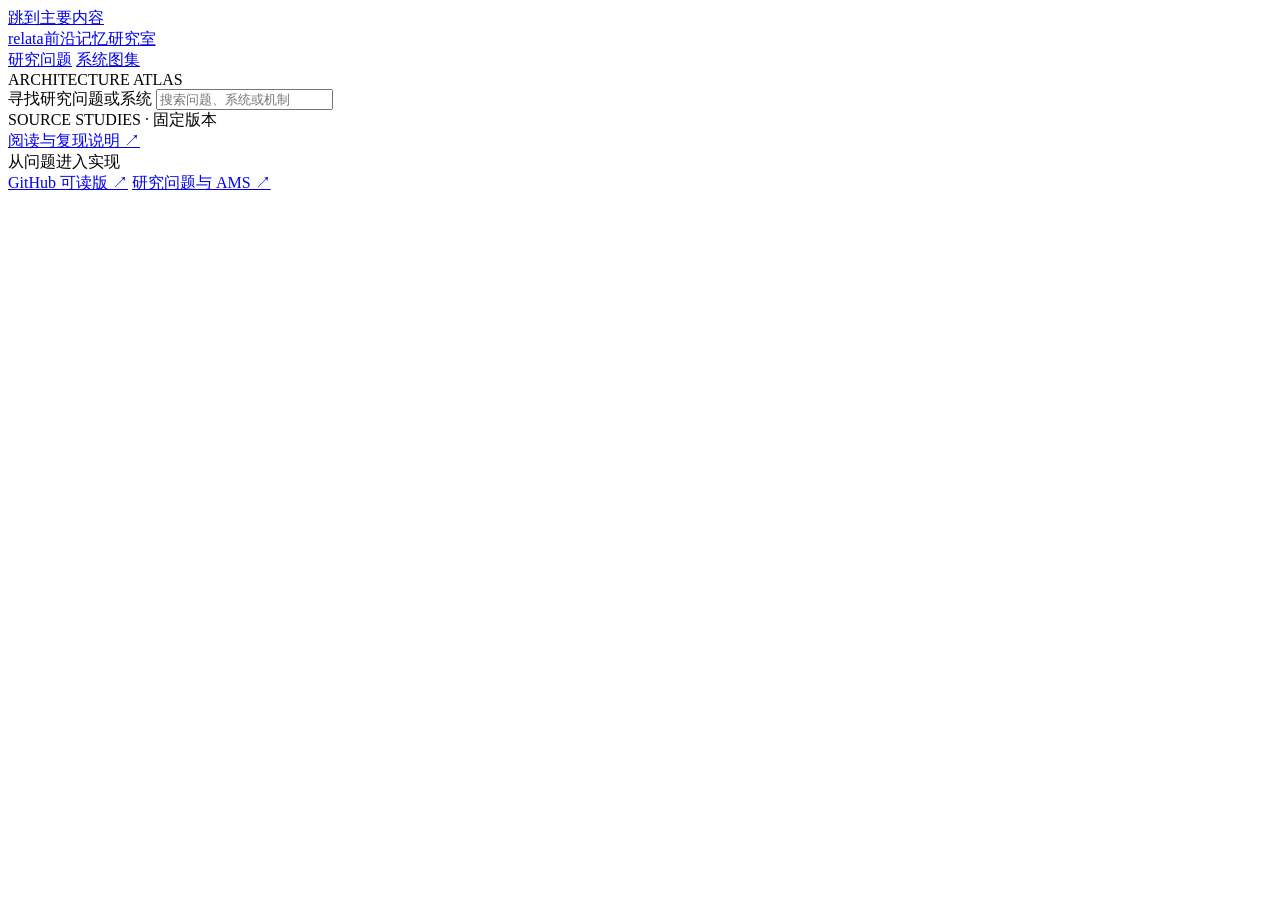
<file: systems/architecture-atlas/viewer.html>
<!doctype html>
<html lang="zh-CN">
<head>
  <meta charset="utf-8">
  <meta name="viewport" content="width=device-width,initial-scale=1">
  <title>Relata · Memory Architecture Atlas</title>
  <style>/* ATLAS_STYLES */</style>
</head>
<body>
  <!-- ATLAS_FRAME_START -->
  <a class="skip-link" href="#main-content">跳到主要内容</a>
  <aside class="sidebar">
    <a class="brand" href="#questions">relata<span>前沿记忆研究室</span></a>
    <nav id="mode-nav" aria-label="图集入口">
      <a id="questions-mode-link" href="#questions">研究问题</a>
      <a id="systems-mode-link" href="#mem0/overview">系统图集</a>
    </nav>
    <div class="collection"><span>ARCHITECTURE ATLAS</span><span id="project-count"></span></div>
    <label class="search-label" for="project-search" id="search-label">寻找研究问题或系统</label>
    <input id="project-search" type="search" placeholder="搜索问题、系统或机制" autocomplete="off">
    <nav id="project-list" aria-label="研究问题"></nav>
    <p id="search-empty" hidden>没有匹配内容。试试系统名、检索、文件或问题中的词。</p>
    <div class="sidebar-foot"><span class="small-dot"></span> SOURCE STUDIES · 固定版本<br><a href="README.md">阅读与复现说明 ↗</a></div>
  </aside>

  <main id="main-content" tabindex="-1">
    <header class="page-top">
      <span id="page-kicker">从问题进入实现</span>
      <nav class="top-links" aria-label="辅助入口">
        <a id="github-reader-link" href="exhibits.md">GitHub 可读版 ↗</a>
        <a href="../../research/agent-memory-inquiry.md">研究问题与 AMS ↗</a>
      </nav>
    </header>

    <section id="questions-view" class="questions-view" hidden>
      <header class="questions-heading">
        <div class="eyebrow">RESEARCH QUESTIONS / 研究问题目录</div>
        <h1 id="questions-title">从一个问题，走进 memory 的不同实现</h1>
        <p id="questions-boundary" class="questions-boundary"></p>
        <p class="questions-route-note"><span id="questions-updated"></span><a href="#mem0/overview">直接进入系统图集 →</a></p>
      </header>
      <p id="questions-search-context" class="search-context" aria-live="polite"></p>
      <div id="exhibit-list" class="exhibit-list"></div>
      <p id="questions-empty" class="empty-state" hidden>没有匹配的研究问题。搜索会检查问题标题、正文、涉及的系统和状态；清除搜索可查看全部五项。</p>
    </section>

    <section id="exhibit-view" class="exhibit-view" hidden>
      <nav id="exhibit-breadcrumbs" class="breadcrumbs" aria-label="面包屑"></nav>
      <header class="exhibit-heading">
        <div>
          <div class="eyebrow" id="exhibit-number"></div>
          <h1 id="exhibit-title"></h1>
          <p id="exhibit-question" class="exhibit-question"></p>
        </div>
        <div class="exhibit-actions">
          <button id="copy-reading-link" type="button">复制当前阅读链接</button>
          <p id="copy-feedback" role="status" aria-live="polite"></p>
          <a id="exhibit-github-link">GitHub 可读版 ↗</a>
        </div>
      </header>
      <p id="exhibit-summary" class="exhibit-summary"></p>
      <div class="scenario">
        <div class="eyebrow">SYNTHETIC SCENARIO / 合成情境</div>
        <p id="exhibit-scenario"></p>
      </div>
      <section class="condition-section" aria-labelledby="condition-heading">
        <div class="section-heading">
          <div>
            <div class="eyebrow">READING CONDITION</div>
            <h2 id="condition-heading">换一个当前问题</h2>
          </div>
          <p>条件切换改变编辑分析，不生成系统回答。</p>
        </div>
        <div id="condition-switcher" class="condition-switcher" role="tablist" aria-label="当前阅读条件"></div>
        <div id="condition-panel" class="condition-panel" role="tabpanel" aria-labelledby="condition-tab-0" tabindex="0">
          <div>
            <span class="condition-label">TASK</span>
            <p id="condition-task"></p>
          </div>
          <div>
            <span class="condition-label">FOCUS</span>
            <p id="condition-focus"></p>
          </div>
          <section id="worked-example" class="worked-example" aria-labelledby="example-title" hidden>
            <header class="example-heading">
              <div><span class="block-label">WORKED SCENARIO / 展开情境</span><h3 id="example-title"></h3></div>
              <p>原创作者材料 · 不是系统输出</p>
            </header>
            <div class="example-columns">
              <details class="example-history" open>
                <summary>当时可见的经历 <span id="example-history-count"></span></summary>
                <ol id="example-history"></ol>
              </details>
              <div class="example-present">
                <section class="example-current"><h4>现在要做什么</h4><p id="example-current"></p></section>
                <section class="example-proposal"><h4>作者提出的方法／采用候选</h4><p id="example-proposal"></p></section>
                <details id="example-analysis" class="example-analysis">
                  <summary>看作者分析与允许的做法</summary>
                  <p id="example-analysis-text"></p>
                  <h4>允许的做法不止一种</h4><ul id="example-acceptable"></ul>
                  <h4>这个时点容易误判什么</h4><p id="example-pitfall"></p>
                </details>
                <a class="example-source-jump" href="#comparison-heading">带着这个问题，查看三种源码机制 ↓</a>
                <a id="example-study-link" class="example-study-link"></a>
              </div>
            </div>
          </section>
        </div>
      </section>

      <section class="comparison-section" aria-labelledby="comparison-heading">
        <div class="section-heading">
          <div>
            <div class="eyebrow">MECHANISM COMPARISON</div>
            <h2 id="comparison-heading">同一问题下的源码机制</h2>
          </div>
          <p id="comparison-count"></p>
        </div>
        <div id="comparison-list" class="comparison-list"></div>
      </section>

      <section class="controls-takeaways" aria-labelledby="controls-heading">
        <div class="controls-block">
          <div class="eyebrow">CONTROLS</div>
          <h2 id="controls-heading">对照与替代解释</h2>
          <div id="exhibit-controls" class="control-list"></div>
        </div>
        <div class="takeaway-block">
          <div class="eyebrow">THREE FUNCTIONS</div>
          <h2>三项职能分别留下什么</h2>
          <dl id="exhibit-takeaways" class="takeaway-list"></dl>
        </div>
      </section>

      <section class="exhibit-resources" aria-labelledby="resources-heading">
        <div>
          <div class="eyebrow">RELATED RESEARCH</div>
          <h2 id="resources-heading">关联材料</h2>
          <ul id="exhibit-links" class="related-links"></ul>
        </div>
        <div>
          <div class="eyebrow">REVISION HISTORY</div>
          <h2>真实编辑记录</h2>
          <ol id="exhibit-revisions" class="revision-list"></ol>
        </div>
      </section>
      <footer class="exhibit-footer">
        <p>条件与 reading 是有边界的编辑分析；固定源码事实以图中证据为准。</p>
        <a href="#questions" id="back-to-questions">← 返回研究问题</a>
      </footer>
    </section>

    <section id="project-view" class="project-view" hidden>
      <nav id="project-breadcrumbs" class="breadcrumbs" aria-label="面包屑"></nav>
      <div id="return-context" class="return-context" hidden></div>
      <section class="project-heading">
        <div><div class="eyebrow" id="project-number"></div><h1 id="project-name"></h1><p id="project-summary"></p></div>
        <div class="identity"><a id="upstream-link" target="_blank" rel="noreferrer">公开 upstream ↗</a><a id="commit-link" target="_blank" rel="noreferrer"></a><a id="report-link">阅读完整研究 ↗</a></div>
      </section>
      <p class="boundary" id="boundary"></p>
      <nav id="view-tabs" aria-label="架构视图"></nav>
      <section class="diagram-section" aria-labelledby="view-title">
        <div class="view-heading"><div><h2 id="view-title"></h2><p id="view-question"></p></div><div class="exports"><button id="export-svg" type="button">SVG ↓</button><a id="export-source" download>Mermaid ↓</a></div></div>
        <div class="diagram-toolbar"><span id="view-instruction" role="status">点击节点，沿源码查看它的职责</span><div class="zoom-controls"><button id="zoom-out" type="button" aria-label="缩小">−</button><output id="zoom-value">100%</output><button id="zoom-in" type="button" aria-label="放大">＋</button><button id="fit-reading" type="button">阅读</button><button id="fit-width" type="button">适宽</button><button id="fit-all" type="button">全图</button></div></div>
        <div id="diagram-viewport" tabindex="0" aria-label="可滚动架构图"><div id="diagram-stage"></div></div>
        <div class="legend"><span><i class="store-swatch"></i>状态 / 存储</span><span><i class="model-swatch"></i>模型参与</span><span><i class="decision-swatch"></i>选择 / 控制</span><span>实线：已读源码路径</span><span>虚线：推断 / 未知，见标签</span></div>
        <p class="reading-guide" id="reading-guide"></p>
      </section>
      <section class="evidence-section" aria-label="图示与证据">
        <div class="inspector"><div class="eyebrow">FOLLOW THE EVIDENCE</div><h2 id="detail-title">从一个节点开始</h2><div id="detail-body"></div><label for="node-picker">或从列表选择节点</label><select id="node-picker"><option value="">选择节点…</option></select></div>
        <div class="state-panel"><h2>谁改变状态，谁承担后果</h2><div id="state-notes"></div></div>
      </section>
      <section class="judgment-section"><div><h2>机制提供的可能性</h2><ul id="strengths"></ul></div><div><h2>条件、代价与未验证部分</h2><ul id="limits"></ul></div></section>
      <details class="source-details"><summary>本视图的全部关系与证据</summary><div id="edge-evidence"></div></details>
      <details class="source-details"><summary>覆盖边界与来源目录</summary><div id="coverage"></div><div id="source-list"></div></details>
      <footer>图中“已读源码”不等于实际运行。图集是有界 source studies；未建立性能排名或 accepted System Cards。<a href="../source-studies/README.md">比较综合 ↗</a></footer>
    </section>
  </main>
  <noscript>交互图集需要 JavaScript。可直接阅读 diagrams/ 下的 SVG、exhibits.md 和 README.md。</noscript>
  <!-- ATLAS_FRAME_END -->
  <!-- ATLAS_DATA -->
  <script>/* ATLAS_LOGIC */</script>
</body>
</html>
</file>
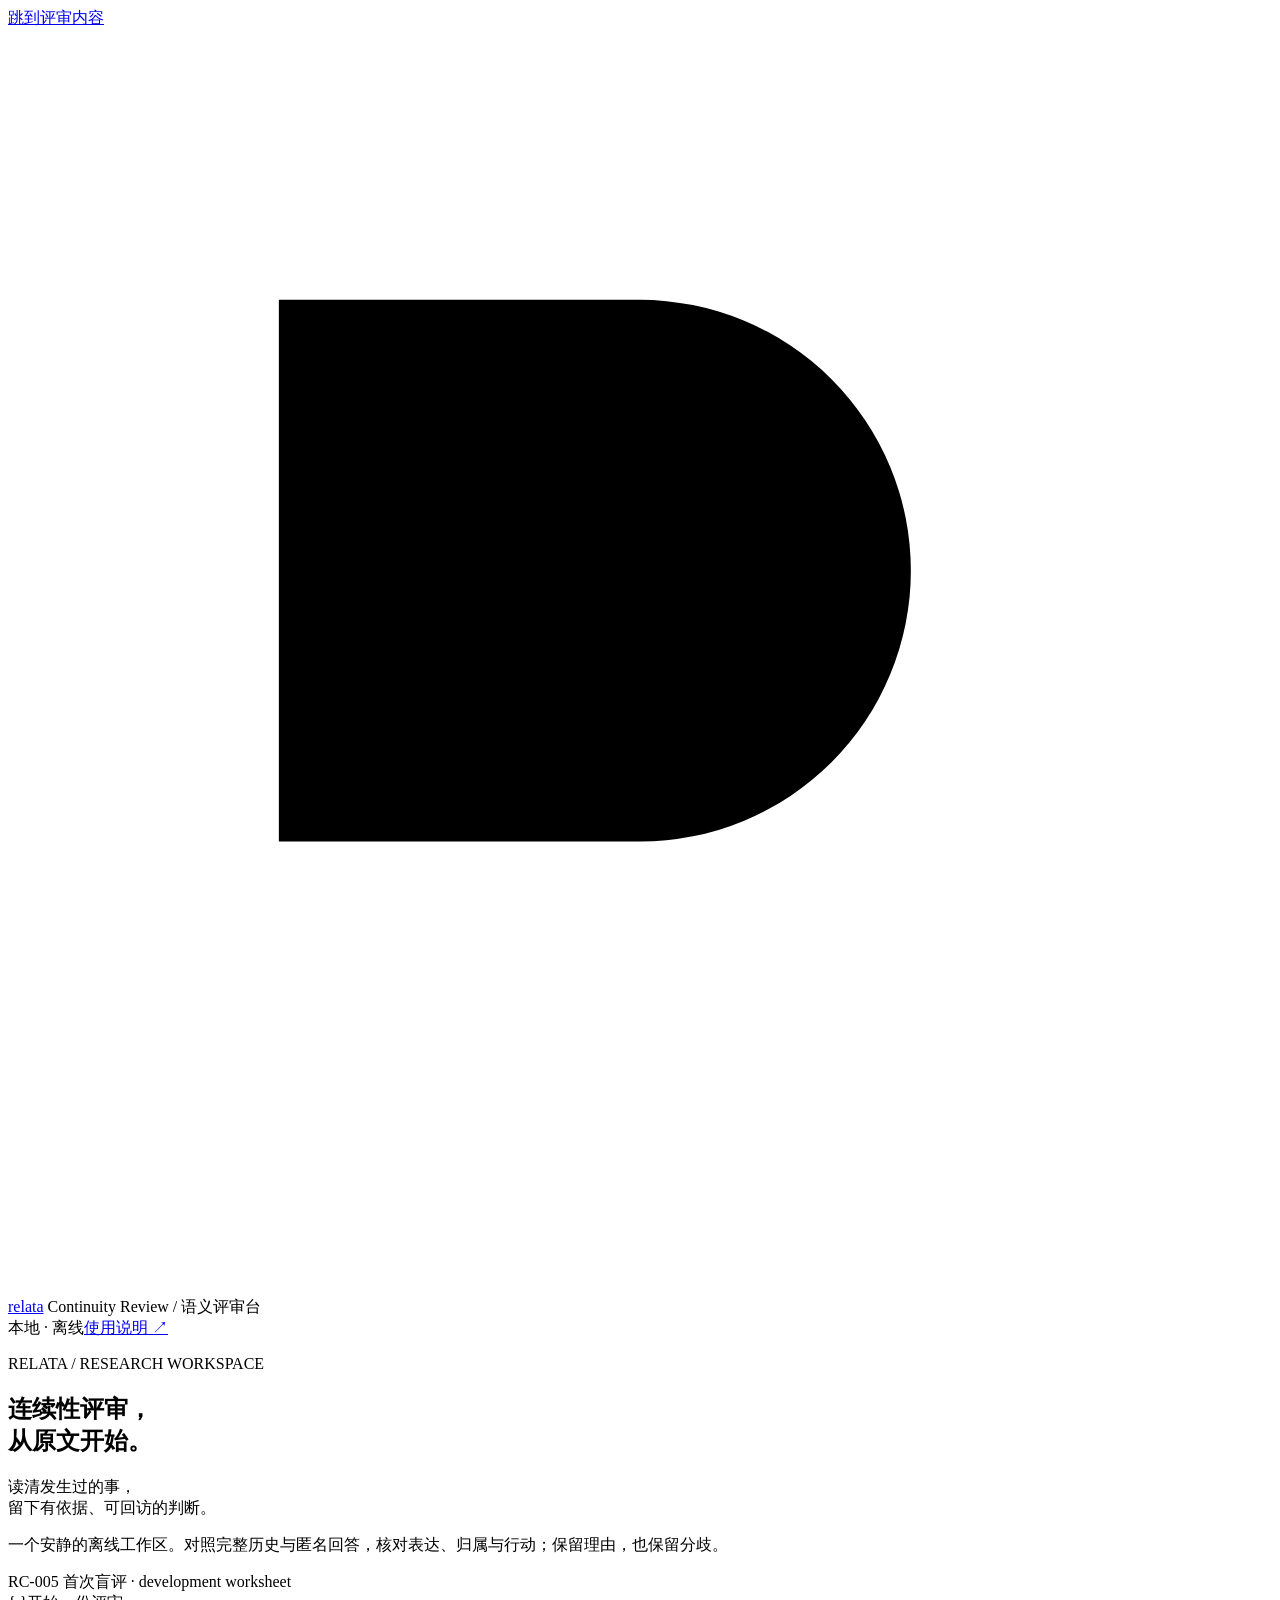
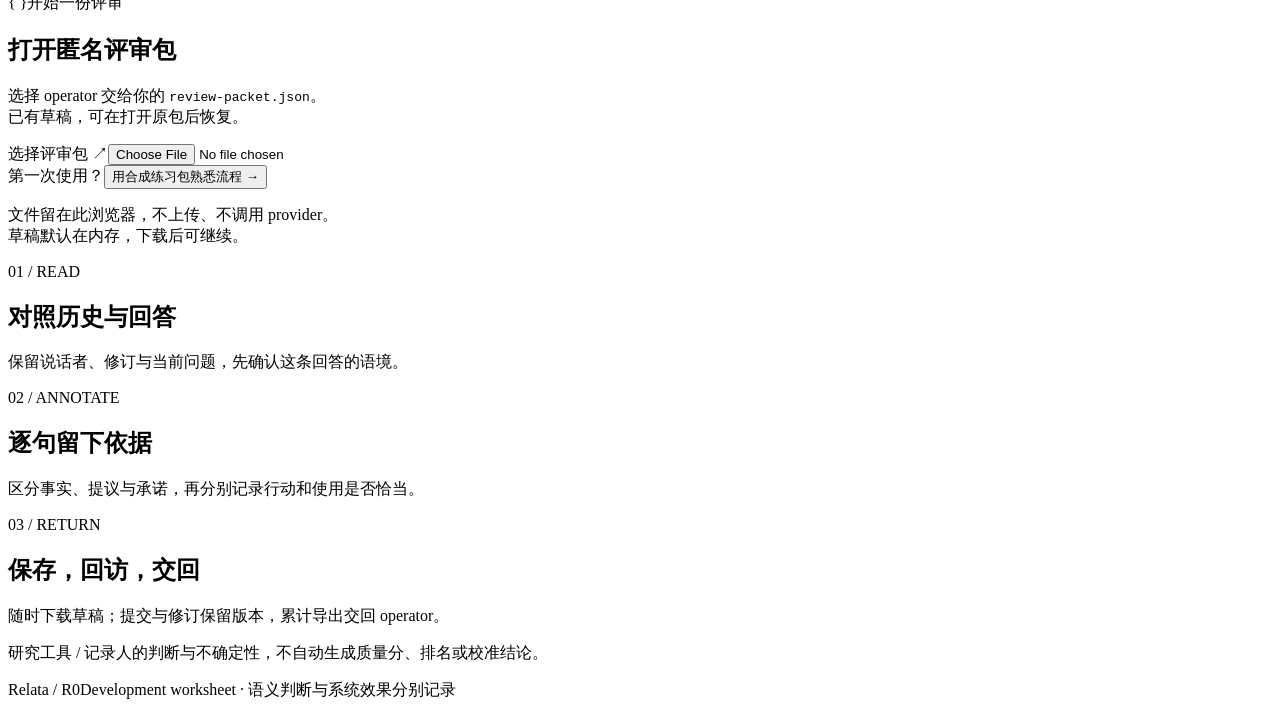
<file: case-lab/reviews/workbench/viewer.html>
<!doctype html>
<html lang="zh-CN">
<head>
  <meta charset="utf-8">
  <meta name="viewport" content="width=device-width, initial-scale=1">
  <meta http-equiv="Content-Security-Policy" content="default-src 'none'; script-src 'unsafe-inline'; style-src 'unsafe-inline'; connect-src 'none'; img-src data:; base-uri 'none'; form-action 'none'">
  <title>Relata · Continuity Review</title>
  <style>/* REVIEW_STYLES */</style>
</head>
<body>
  <a class="skip" href="#review-main">跳到评审内容</a>
  <header class="masthead">
    <a class="brand" href="../../../systems/architecture-atlas/index.html" aria-label="Relata · 返回研究馆藏"><svg viewBox="0 0 28 28" aria-hidden="true"><path d="M6 22V6h8a6 6 0 0 1 0 12H6m8-12v16m0-8h8"/></svg><span>relata</span></a>
    <span class="product-name">Continuity Review <span>/ 语义评审台</span></span>
    <div class="masthead-right"><span class="offline-mark">本地 · 离线</span><a href="README.md">使用说明 ↗</a></div>
  </header>
  <p id="message" class="message" role="status" aria-live="polite" hidden></p>
  <main id="review-main" tabindex="-1">
    <section id="landing" class="landing">
      <div class="landing-main">
        <div class="landing-copy"><p class="eyebrow">RELATA / RESEARCH WORKSPACE</p><h1>连续性评审，<br>从原文开始。</h1><p class="lede">读清发生过的事，<br>留下有依据、可回访的判断。</p><p class="landing-description">一个安静的离线工作区。对照完整历史与匿名回答，核对表达、归属与行动；保留理由，也保留分歧。</p><span class="study-label">RC-005 <span>首次盲评 · development worksheet</span></span></div>
        <div class="intake-panel"><div class="intake-head"><span class="file-symbol" aria-hidden="true">{ }</span><span class="eyebrow">开始一份评审</span></div><h2>打开匿名评审包</h2><p>选择 operator 交给你的 <code>review-packet.json</code>。<br>已有草稿，可在打开原包后恢复。</p><label class="file-button primary intake-open">选择评审包 <span aria-hidden="true">↗</span><input id="packet-file" type="file" accept=".json,application/json"></label><div class="practice-entry"><span>第一次使用？</span><button id="practice" type="button" class="text-button">用合成练习包熟悉流程 <span aria-hidden="true">→</span></button></div><p class="privacy-note"><span class="privacy-dot" aria-hidden="true"></span>文件留在此浏览器，不上传、不调用 provider。<br>草稿默认在内存，下载后可继续。</p></div>
      </div>
      <div class="orientation"><div><span>01 / READ</span><h2>对照历史与回答</h2><p>保留说话者、修订与当前问题，先确认这条回答的语境。</p></div><div><span>02 / ANNOTATE</span><h2>逐句留下依据</h2><p>区分事实、提议与承诺，再分别记录行动和使用是否恰当。</p></div><div><span>03 / RETURN</span><h2>保存，回访，交回</h2><p>随时下载草稿；提交与修订保留版本，累计导出交回 operator。</p></div></div>
      <p class="landing-limit">研究工具 / 记录人的判断与不确定性，不自动生成质量分、排名或校准结论。</p>
    </section>
    <section id="workspace" hidden>
      <div class="session-bar"><div class="session-heading"><span class="eyebrow">评审工作区</span><span id="packet-kind"></span></div><div class="session-actions"><span id="save-indicator">内存草稿</span><button id="workspace-options" type="button">工作区与文件 <span aria-hidden="true">⋯</span></button><button id="download-reviews" class="primary" type="button">导出已提交判断</button></div></div>
      <div class="review-layout">
        <aside class="queue-panel" aria-label="回答队列">
          <div class="queue-title"><h2>回答队列</h2><span class="queue-total">本批次</span></div><div class="queue-progress"><strong id="progress"></strong><span>已评审 / 可评审</span></div><div class="progress-track" aria-hidden="true"><span id="progress-fill"></span></div><p id="progress-detail" class="muted"></p>
          <div class="queue-tools"><label class="sr-only" for="queue-search">查找回答或评审笔记</label><input id="queue-search" type="search" placeholder="查找回答、ID 或笔记"><label class="sr-only" for="queue-filter">筛选评审状态</label><select id="queue-filter"><option value="all">全部位置</option><option value="pending">尚未评审</option><option value="draft">有草稿</option><option value="submitted">已提交判断</option><option value="skipped">暂时跳过</option><option value="technical">技术失败</option></select></div>
          <nav id="queue" aria-label="选择回答"></nav><p id="queue-empty" hidden>没有匹配项。清除搜索或调整筛选。</p><p class="queue-footnote">判断保留分歧，进度不代表得分。<br><kbd>Alt</kbd> <kbd>←</kbd> <kbd>→</kbd> 切换回答</p>
        </aside>
        <div class="reading-area">
          <div class="position-bar"><div><p class="eyebrow" id="position-label"></p><h2 id="item-title"></h2></div><div class="position-actions"><button id="previous" type="button" aria-label="上一条回答">←</button><button id="next" type="button" aria-label="下一条回答">→</button><button id="next-pending" class="text-button" type="button">下一条待评审 <span aria-hidden="true">↗</span></button></div></div>
          <div class="mobile-tabs" aria-label="阅读区域"><span id="mobile-item"></span><button id="show-source" type="button" aria-pressed="true">原文材料</button><button id="show-form" type="button" aria-pressed="false">评审笔记</button><button id="mobile-next" type="button" aria-label="下一条回答">→</button><button id="mobile-settings" type="button" aria-label="工作区与文件">⋯</button></div>
          <div class="review-columns">
            <section id="source-panel" class="source-panel" aria-labelledby="source-title" tabindex="0">
              <div class="panel-heading source-heading"><h3 id="source-title">原文材料</h3><span id="response-state" class="state-label"></span></div>
              <div class="source-body"><details class="source-context"><summary>情境与原包说明</summary><p id="case-boundary" class="boundary"></p><p id="packet-instructions" class="boundary"></p></details>
              <section class="current-turn"><p class="eyebrow">当前问题 <span>/ CURRENT TURN</span></p><div id="current"></div></section>
              <section class="exact-response"><div class="panel-heading"><h3>原样回答</h3><button id="copy-response" class="text-button" type="button">复制原文</button></div><div id="response"></div></section>
              <details id="history-disclosure" open><summary>完整历史 <span>GOVERNING HISTORY</span></summary><div id="history"></div></details></div>
            </section>
            <section id="judgment-panel" class="judgment-panel" aria-labelledby="judgment-title">
              <div class="panel-heading judgment-heading"><h3 id="judgment-title">评审笔记</h3><span id="judgment-state" class="state-label"></span></div>
              <div id="review-steps" class="review-steps" aria-label="评审步骤"><button type="button" data-step="0" aria-pressed="true"><span>01</span> 字句与依据</button><button type="button" data-step="1" aria-pressed="false"><span>02</span> 行动判断</button><button type="button" data-step="2" aria-pressed="false"><span>03</span> 诊断与理由</button></div>
              <div class="judgment-scroll"><p id="technical-note" class="technical-note" hidden>此位置是技术失败，没有可供语义判断的回答。保留在全部位置的分母中。</p><p id="form-error" class="form-error" role="alert" tabindex="-1" hidden></p><form id="judgment-form" novalidate></form><div id="skip-panel" class="skip-panel" hidden><label class="field"><span class="field-label">留待回访的原因</span><textarea id="skip-reason" rows="2" placeholder="已有字句和笔记会保留"></textarea></label><div><button id="confirm-skip" type="button">确认暂时跳过</button><button id="cancel-skip" class="text-button" type="button">取消</button></div></div><div id="review-history" class="review-history"></div><details class="worksheet-note"><summary>评审范围与提交说明</summary><p id="rubric-label" class="boundary"></p><p class="form-footnote">提交先保留在本工作区；下载已提交判断并经 operator 的 CLI 导入后，才进入研究记录。练习包不产生研究结论。</p></details></div>
              <div id="judgment-actions" class="judgment-actions"><div class="action-main"><button id="step-back" class="text-button" type="button" hidden>← 上一步</button><button id="step-forward" class="primary" type="button">继续：行动判断 →</button><button id="submit-review" class="primary" type="button" hidden>提交这条判断</button><button id="reopen-review" class="primary" type="button" hidden>修订已提交判断</button></div><div class="action-secondary"><button id="skip-review" class="text-button" type="button">暂时跳过</button><button id="discard-edit" class="text-button" type="button" hidden>撤回编辑</button></div></div>
            </section>
          </div>
        </div>
      </div>
    </section>
  </main>
  <dialog id="workspace-settings" aria-labelledby="settings-title"><div class="settings-header"><div><p class="eyebrow">WORKSPACE</p><h2 id="settings-title">评审与文件</h2></div><button id="close-settings" type="button" aria-label="关闭工作区设置">×</button></div><div class="settings-body"><label class="field" for="reviewer"><span class="field-label">Reviewer alias / 评审者代号</span><input id="reviewer" type="text" maxlength="120" autocomplete="off" placeholder="使用不含身份信息的别名"><span class="field-help">提交前填写。切换代号会开始一份独立评审。</span></label><div class="settings-section"><h3>草稿与恢复</h3><p>草稿保留当前进度、未完成编辑与修订历史。</p><div class="settings-actions"><button id="download-draft" type="button">下载草稿</button><label class="file-button secondary">恢复草稿<input id="draft-file" type="file" accept=".json,application/json"></label></div><label class="remember-control"><input id="remember" type="checkbox"><span>在此浏览器自动保存<small>只保存评审、引用与 ID，不复制完整原包。<br>引用与笔记也可能敏感，请勿在共享浏览器开启。</small></span></label><p id="save-state" role="status">只在内存 · 请及时下载草稿</p><button id="forget" class="text-button" type="button" hidden>移除本机副本</button></div><div class="settings-section change-section"><div><h3>更换评审包</h3><p>关闭当前工作区前，请先保存草稿。</p></div><button id="change-packet" type="button">选择文件 ↗</button></div><p id="settings-feedback" role="status" hidden></p></div><div class="settings-footer"><span>默认离线 · 没有上传通道</span><button id="done-settings" class="primary" type="button">返回评审</button></div></dialog>
  <footer class="page-footer"><span>Relata / R0</span><span>Development worksheet · 语义判断与系统效果分别记录</span></footer>
  <!-- REVIEW_CONTRACT -->
  <!-- REVIEW_DEMO -->
  <script>/* REVIEW_LOGIC */</script>
</body>
</html>
</file>
